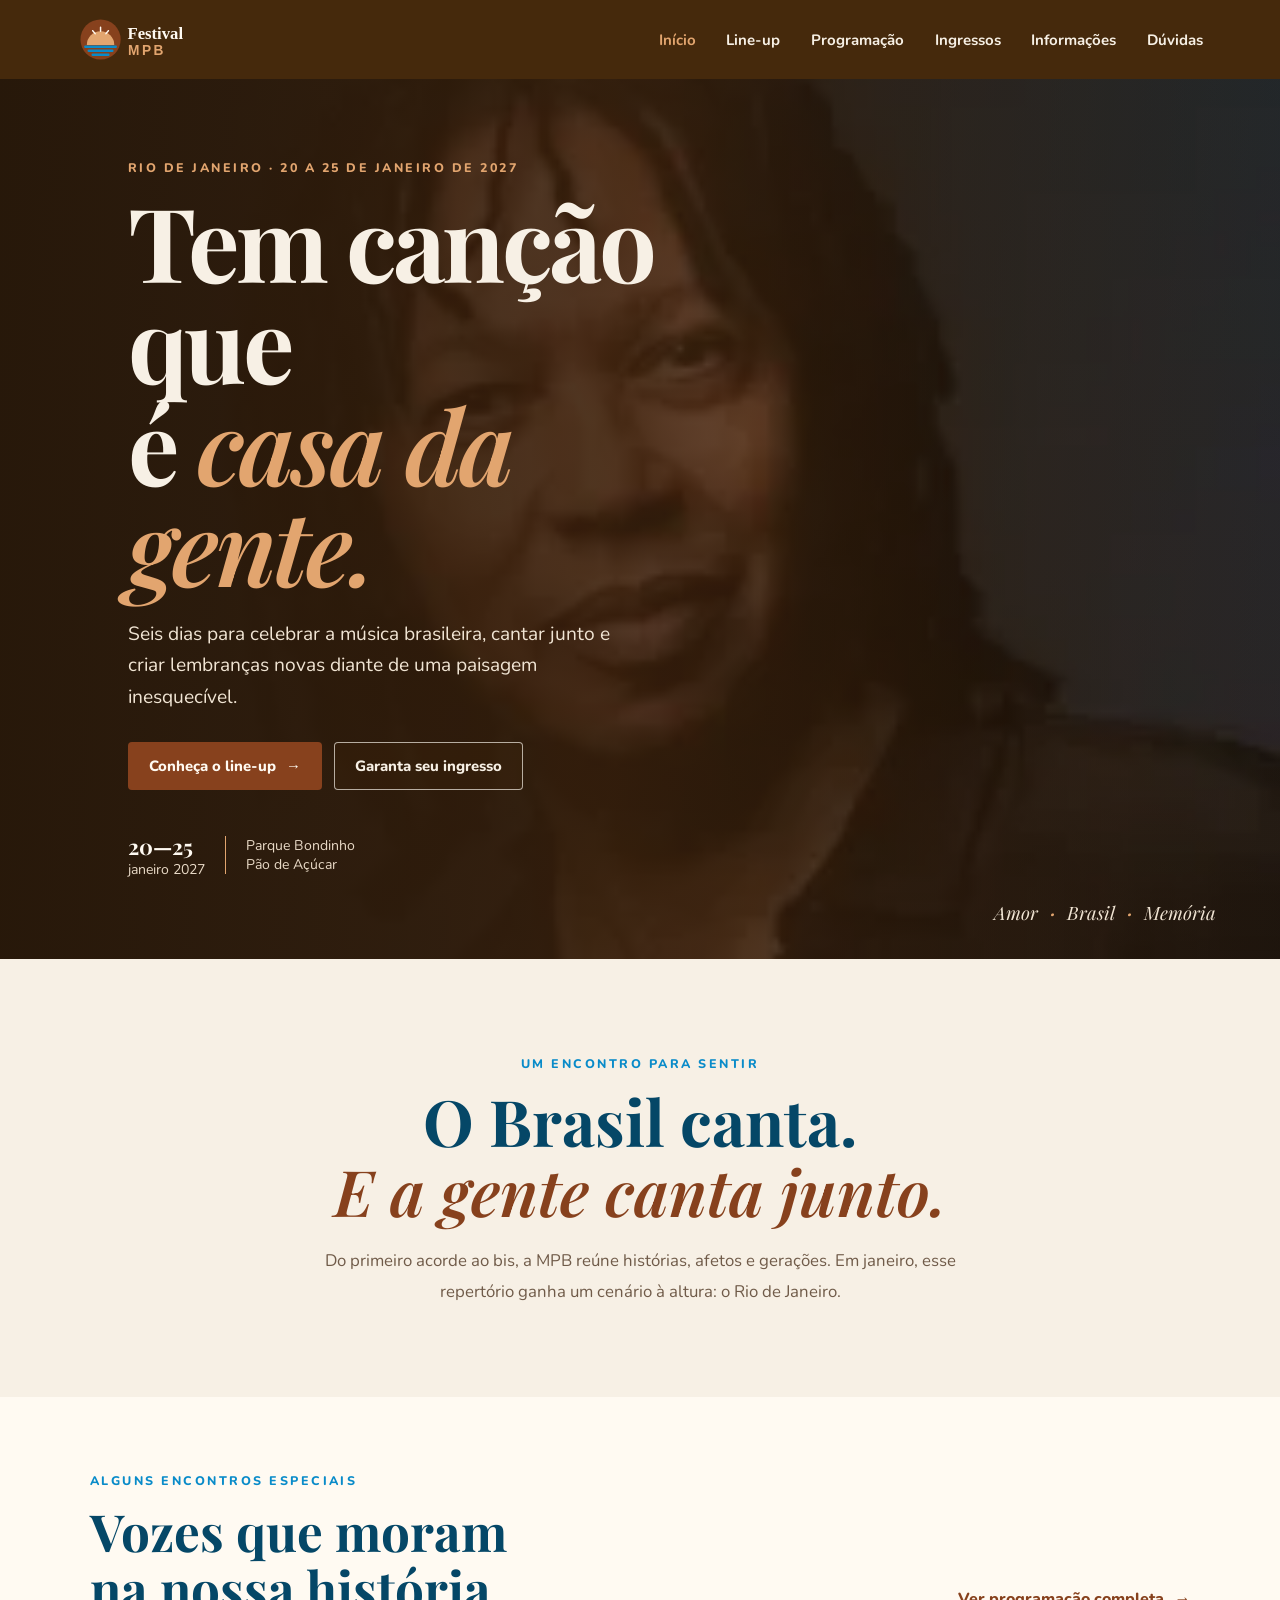
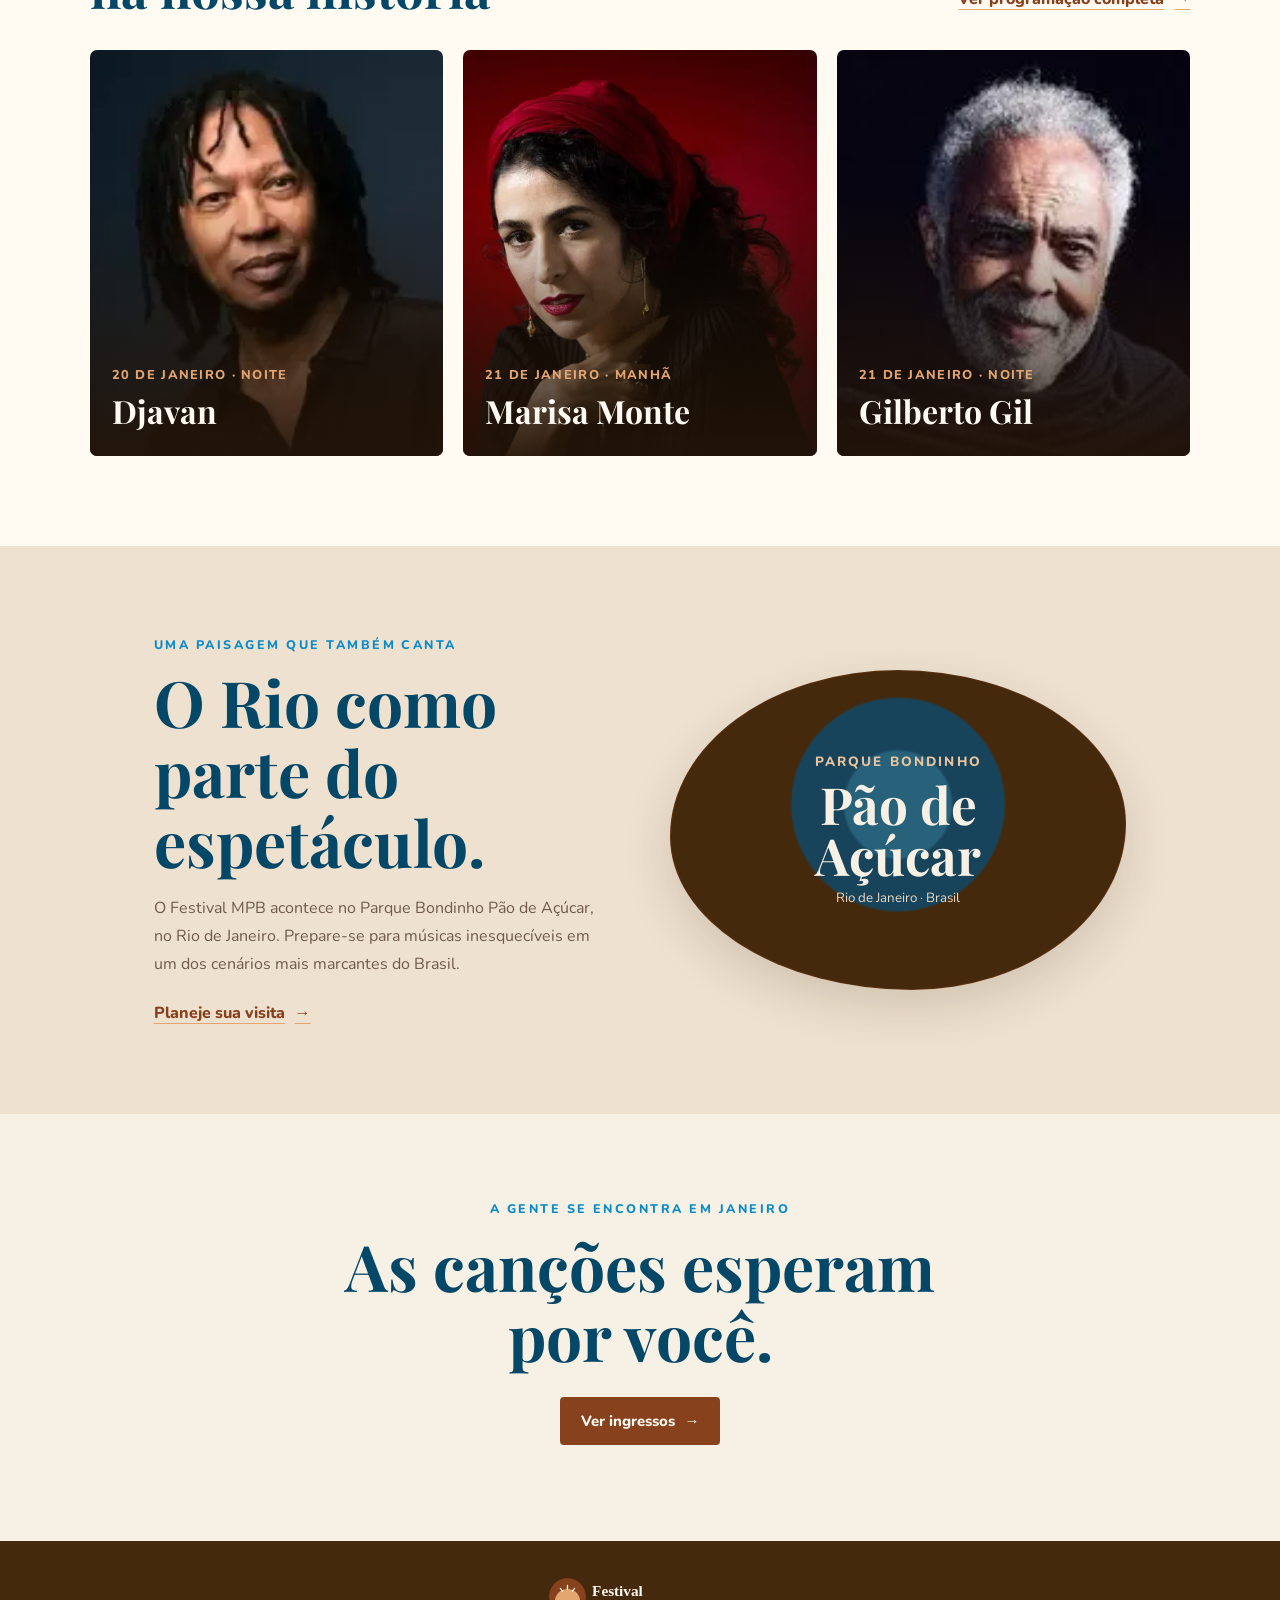
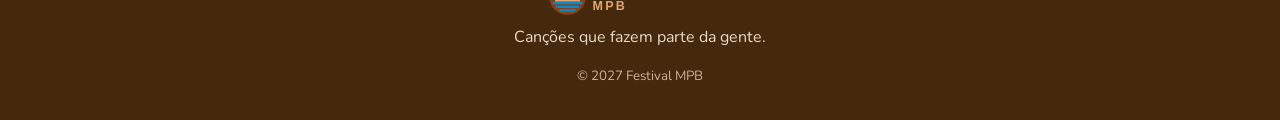
<file: index.html>
<!doctype html>
<html lang="pt-BR">
<head>
  <meta charset="utf-8">
  <meta name="viewport" content="width=device-width, initial-scale=1">
  <meta name="theme-color" content="#45290c">
  <meta name="description" content="Festival MPB: seis dias de música brasileira no Parque Bondinho Pão de Açúcar, de 20 a 25 de janeiro de 2027.">
  <title>Festival MPB | Música que faz parte da gente</title>
  <link rel="icon" type="image/svg+xml" href="img/favicon.svg">
  <link rel="preconnect" href="https://fonts.googleapis.com">
  <link rel="preconnect" href="https://fonts.gstatic.com" crossorigin>
  <link href="https://fonts.googleapis.com/css2?family=Nunito:wght@400;600;700;800&family=Playfair+Display:wght@600;700&display=swap" rel="stylesheet">
  <link rel="stylesheet" href="style.css">
</head>
<body>
  <header class="site-header">
    <a class="brand" href="index.html" aria-label="Festival MPB — início"><img src="img/festival-mpb-logo.svg" alt="Festival MPB"></a>
    <nav class="main-nav" aria-label="Navegação principal">
      <a href="index.html" aria-current="page">Início</a><a href="lineup.html">Line-up</a><a href="programacao.html">Programação</a><a href="ingressos.html">Ingressos</a><a href="informacoes.html">Informações</a><a href="faq.html">Dúvidas</a>
    </nav>
  </header>
  <main>
    <section class="home-hero">
      <div class="home-hero-content">
        <p class="eyebrow">Rio de Janeiro · 20 a 25 de janeiro de 2027</p>
        <h1>Tem canção que<br>é <em>casa da gente.</em></h1>
        <p class="home-lead">Seis dias para celebrar a música brasileira, cantar junto e criar lembranças novas diante de uma paisagem inesquecível.</p>
        <div class="home-actions"><a class="button button-primary" href="lineup.html">Conheça o line-up <span aria-hidden="true">→</span></a><a class="button button-outline" href="ingressos.html">Garanta seu ingresso</a></div>
        <div class="home-meta"><span><strong>20—25</strong> janeiro 2027</span><i aria-hidden="true"></i><span>Parque Bondinho<br>Pão de Açúcar</span></div>
      </div>
      <div class="hero-note" aria-hidden="true"><span>Amor</span><b>·</b><span>Brasil</span><b>·</b><span>Memória</span></div>
    </section>

    <section class="home-intro">
      <p class="eyebrow">Um encontro para sentir</p>
      <h2>O Brasil canta.<br><em>E a gente canta junto.</em></h2>
      <p>Do primeiro acorde ao bis, a MPB reúne histórias, afetos e gerações. Em janeiro, esse repertório ganha um cenário à altura: o Rio de Janeiro.</p>
    </section>

    <section class="featured-section" aria-labelledby="featured-title">
      <div class="featured-heading"><div><p class="eyebrow">Alguns encontros especiais</p><h2 id="featured-title">Vozes que moram<br>na nossa história</h2></div><a class="text-link" href="lineup.html">Ver programação completa <span aria-hidden="true">→</span></a></div>
      <div class="featured-grid">
        <article class="featured-card"><img src="img/djavan.webp" alt="Djavan" loading="lazy"><div class="featured-overlay"><p>20 de janeiro · Noite</p><h3>Djavan</h3></div></article>
        <article class="featured-card"><img src="img/marisa-monte.webp" alt="Marisa Monte" loading="lazy"><div class="featured-overlay"><p>21 de janeiro · Manhã</p><h3>Marisa Monte</h3></div></article>
        <article class="featured-card"><img src="img/gilberto-gil.webp" alt="Gilberto Gil" loading="lazy"><div class="featured-overlay"><p>21 de janeiro · Noite</p><h3>Gilberto Gil</h3></div></article>
      </div>
    </section>

    <section class="home-venue">
      <div class="venue-copy"><p class="eyebrow">Uma paisagem que também canta</p><h2>O Rio como<br>parte do espetáculo.</h2><p>O Festival MPB acontece no Parque Bondinho Pão de Açúcar, no Rio de Janeiro. Prepare-se para músicas inesquecíveis em um dos cenários mais marcantes do Brasil.</p><a class="text-link" href="informacoes.html">Planeje sua visita <span aria-hidden="true">→</span></a></div>
      <div class="venue-mark" aria-hidden="true"><span>Parque Bondinho</span><strong>Pão de<br>Açúcar</strong><small>Rio de Janeiro · Brasil</small></div>
    </section>

    <section class="home-cta"><p class="eyebrow">A gente se encontra em janeiro</p><h2>As canções esperam<br>por você.</h2><a class="button button-primary" href="ingressos.html">Ver ingressos <span aria-hidden="true">→</span></a></section>
  </main>
  <footer class="site-footer"><a class="brand" href="index.html"><img src="img/festival-mpb-logo.svg" alt="Festival MPB"></a><p>Canções que fazem parte da gente.</p><small>© 2027 Festival MPB</small></footer>
</body>
</html>
</file>
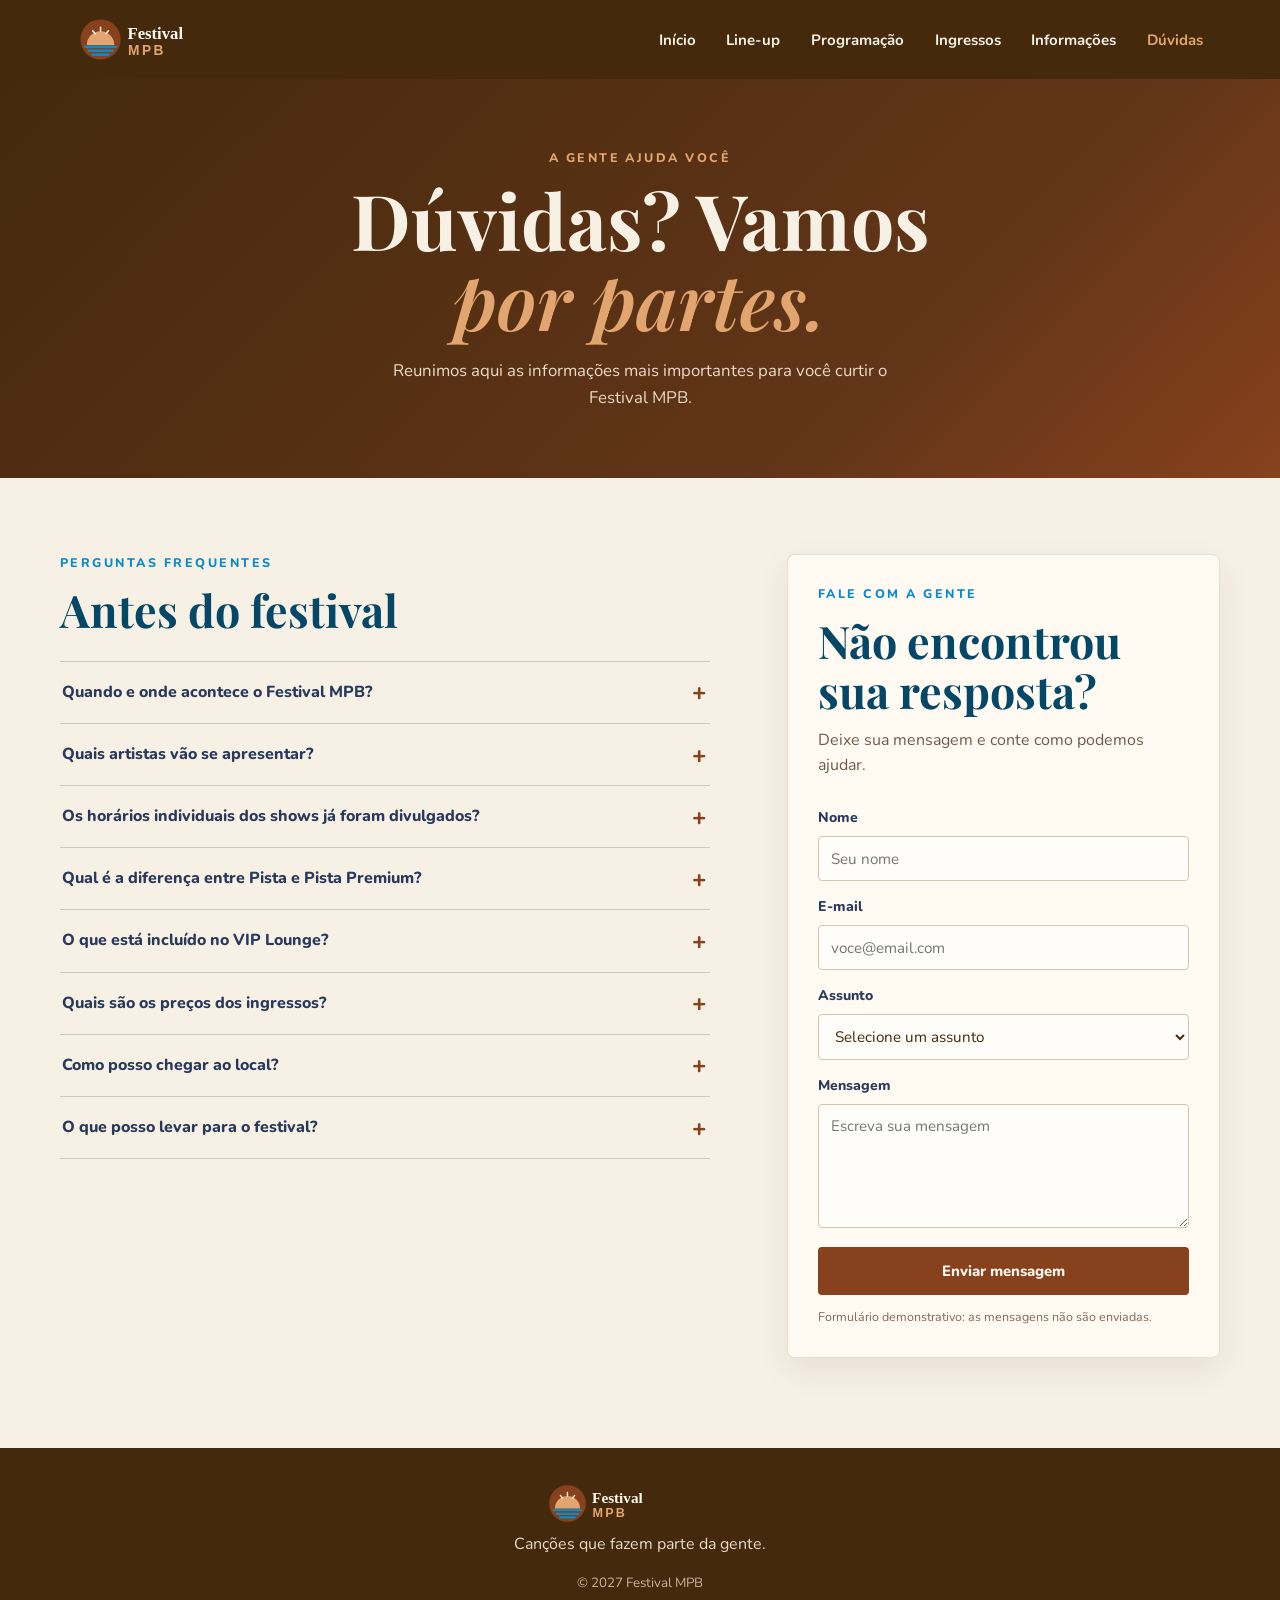
<file: faq.html>
<!doctype html>
<html lang="pt-BR">
<head>
  <meta charset="utf-8">
  <meta name="viewport" content="width=device-width, initial-scale=1">
  <meta name="theme-color" content="#45290c">
  <meta name="description" content="Perguntas frequentes e contato do Festival MPB, no Rio de Janeiro.">
  <title>Dúvidas e contato | Festival MPB</title>
  <link rel="icon" type="image/svg+xml" href="img/favicon.svg">
  <link rel="preconnect" href="https://fonts.googleapis.com">
  <link rel="preconnect" href="https://fonts.gstatic.com" crossorigin>
  <link href="https://fonts.googleapis.com/css2?family=Nunito:wght@400;600;700;800&family=Playfair+Display:wght@600;700&display=swap" rel="stylesheet">
  <link rel="stylesheet" href="style.css">
</head>
<body>
  <header class="site-header">
    <a class="brand" href="index.html" aria-label="Festival MPB — início"><img src="img/festival-mpb-logo.svg" alt="Festival MPB"></a>
    <nav class="main-nav" aria-label="Navegação principal">
      <a href="index.html">Início</a><a href="lineup.html">Line-up</a><a href="programacao.html">Programação</a><a href="ingressos.html">Ingressos</a><a href="informacoes.html">Informações</a><a href="faq.html" aria-current="page">Dúvidas</a>
    </nav>
  </header>
  <main>
    <section class="faq-hero"><p class="eyebrow">A gente ajuda você</p><h1>Dúvidas? Vamos<br><em>por partes.</em></h1><p>Reunimos aqui as informações mais importantes para você curtir o Festival MPB.</p></section>
    <section class="faq-content">
      <div class="faq-list">
        <p class="eyebrow">Perguntas frequentes</p>
        <h2>Antes do festival</h2>
        <details class="faq-item"><summary>Quando e onde acontece o Festival MPB?</summary><p>O festival acontece de 20 a 25 de janeiro de 2027, no Parque Bondinho Pão de Açúcar, na Avenida Pasteur, 520 — Urca, Rio de Janeiro.</p></details>
        <details class="faq-item"><summary>Quais artistas vão se apresentar?</summary><p>Jorge Vercillo, Djavan, Marisa Monte, Gilberto Gil, Maria Bethânia, Chico Buarque, Milton Nascimento e Roberto Carlos fazem parte da programação. No dia 25 acontece um bis com uma hora para cada artista, a partir das 13h. Consulte a página de <a href="lineup.html">line-up</a> para ver a programação.</p></details>
        <details class="faq-item"><summary>Os horários individuais dos shows já foram divulgados?</summary><p>Por enquanto, a programação indica as faixas da manhã (8h às 17h) e da noite (18h às 3h) entre os dias 20 e 23. Os horários individuais serão divulgados em breve.</p></details>
        <details class="faq-item"><summary>Qual é a diferença entre Pista e Pista Premium?</summary><p>A Pista é a opção padrão, sem assentos. A Pista Premium inclui assentos e vista panorâmica dos shows.</p></details>
        <details class="faq-item"><summary>O que está incluído no VIP Lounge?</summary><p>O VIP Lounge reúne os benefícios da Pista Premium e oferece área coberta, espaços de descanso, comida e acesso ao Bondinho.</p></details>
        <details class="faq-item"><summary>Quais são os preços dos ingressos?</summary><p>A Pista custa R$ 150, a Pista Premium custa R$ 450 e o VIP Lounge custa R$ 1.150. Veja todos os detalhes na página de <a href="ingressos.html">ingressos</a>.</p></details>
        <details class="faq-item"><summary>Como posso chegar ao local?</summary><p>O Parque fica na Avenida Pasteur, 520, na Urca. Há opções de ônibus e de metrô com integração de ônibus. Veja o <a href="informacoes.html">mapa e as orientações de chegada</a>.</p></details>
        <details class="faq-item"><summary>O que posso levar para o festival?</summary><p>Como orientação geral, traga seu ingresso, documento com foto, celular e uma bolsa pequena com itens pessoais. Armas, objetos cortantes, fogos de artifício, recipientes de vidro e objetos volumosos não são permitidos. A lista definitiva será publicada pela organização; confira as <a href="informacoes.html">regras gerais</a> antes do evento.</p></details>
      </div>
      <aside class="contact-panel" id="contato">
        <p class="eyebrow">Fale com a gente</p><h2>Não encontrou<br>sua resposta?</h2><p class="contact-intro">Deixe sua mensagem e conte como podemos ajudar.</p>
        <form class="contact-form">
          <label for="nome">Nome</label><input id="nome" name="nome" type="text" placeholder="Seu nome" autocomplete="name">
          <label for="email">E-mail</label><input id="email" name="email" type="email" placeholder="voce@email.com" autocomplete="email">
          <label for="assunto">Assunto</label><select id="assunto" name="assunto"><option value="" selected disabled>Selecione um assunto</option><option>Ingressos</option><option>Programação</option><option>Acesso e transporte</option><option>Outro assunto</option></select>
          <label for="mensagem">Mensagem</label><textarea id="mensagem" name="mensagem" rows="5" placeholder="Escreva sua mensagem"></textarea>
          <button type="button" class="button button-primary">Enviar mensagem</button>
        </form>
        <p class="form-note">Formulário demonstrativo: as mensagens não são enviadas.</p>
      </aside>
    </section>
  </main>
  <footer class="site-footer"><a class="brand" href="index.html"><img src="img/festival-mpb-logo.svg" alt="Festival MPB"></a><p>Canções que fazem parte da gente.</p><small>© 2027 Festival MPB</small></footer>
</body>
</html>
</file>
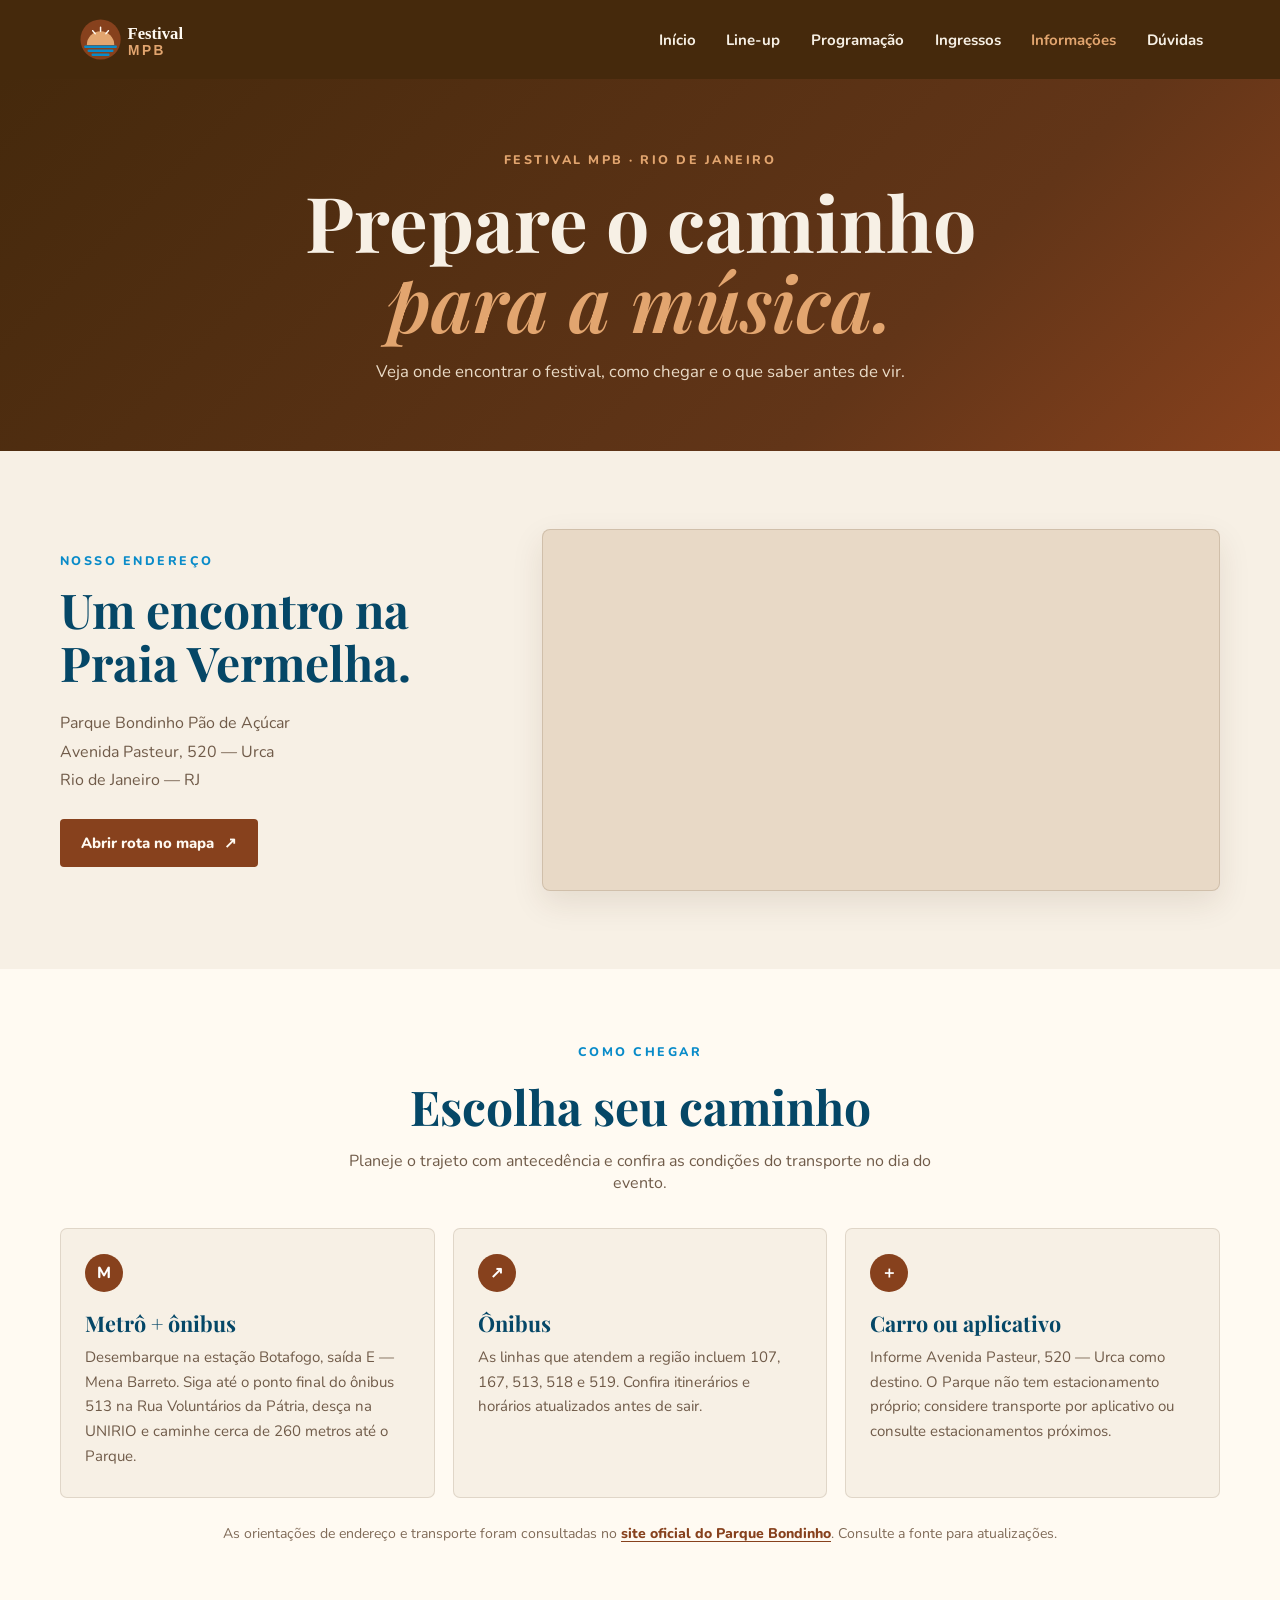
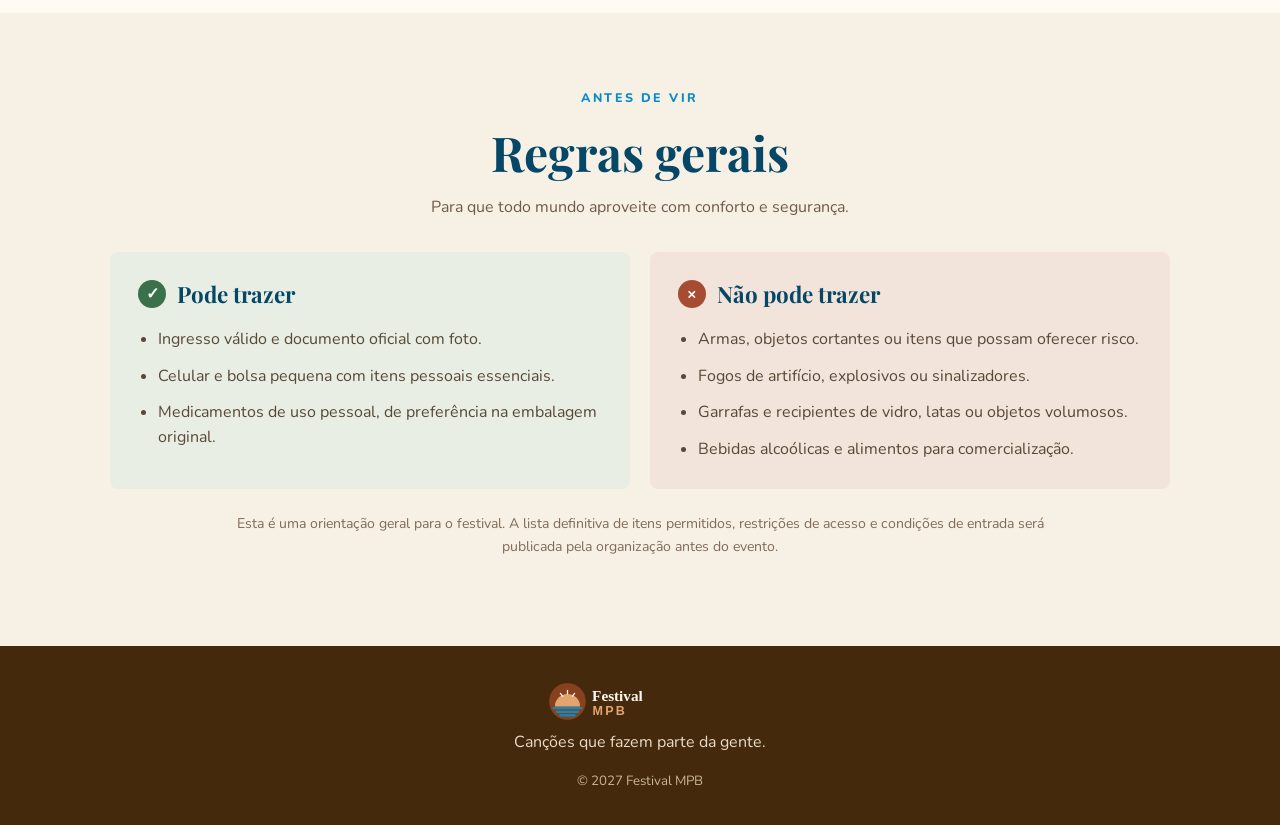
<file: informacoes.html>
<!doctype html>
<html lang="pt-BR">
<head>
  <meta charset="utf-8">
  <meta name="viewport" content="width=device-width, initial-scale=1">
  <meta name="theme-color" content="#45290c">
  <meta name="description" content="Endereço, transporte, mapa e orientações para visitar o Festival MPB no Rio de Janeiro.">
  <title>Informações | Festival MPB</title>
  <link rel="icon" type="image/svg+xml" href="img/favicon.svg">
  <link rel="preconnect" href="https://fonts.googleapis.com">
  <link rel="preconnect" href="https://fonts.gstatic.com" crossorigin>
  <link href="https://fonts.googleapis.com/css2?family=Nunito:wght@400;600;700;800&family=Playfair+Display:wght@600;700&display=swap" rel="stylesheet">
  <link rel="stylesheet" href="style.css">
</head>
<body>
  <header class="site-header">
    <a class="brand" href="index.html" aria-label="Festival MPB — início"><img src="img/festival-mpb-logo.svg" alt="Festival MPB"></a>
    <nav class="main-nav" aria-label="Navegação principal">
      <a href="index.html">Início</a><a href="lineup.html">Line-up</a><a href="programacao.html">Programação</a><a href="ingressos.html">Ingressos</a><a href="informacoes.html" aria-current="page">Informações</a><a href="faq.html">Dúvidas</a>
    </nav>
  </header>
  <main>
    <section class="info-hero"><p class="eyebrow">Festival MPB · Rio de Janeiro</p><h1>Prepare o caminho<br><em>para a música.</em></h1><p>Veja onde encontrar o festival, como chegar e o que saber antes de vir.</p></section>
    <section class="info-location">
      <div class="info-location-copy"><p class="eyebrow">Nosso endereço</p><h2>Um encontro na<br>Praia Vermelha.</h2><address>Parque Bondinho Pão de Açúcar<br>Avenida Pasteur, 520 — Urca<br>Rio de Janeiro — RJ</address><a class="button button-primary" href="https://www.google.com/maps/dir/?api=1&destination=Parque+Bondinho+P%C3%A3o+de+A%C3%A7%C3%BAcar%2C+Av.+Pasteur%2C+520%2C+Rio+de+Janeiro" target="_blank" rel="noopener noreferrer">Abrir rota no mapa <span aria-hidden="true">↗</span></a></div>
      <div class="map-frame"><iframe title="Mapa do Parque Bondinho Pão de Açúcar, na Avenida Pasteur, 520, Rio de Janeiro" src="https://maps.google.com/maps?q=Parque%20Bondinho%20P%C3%A3o%20de%20A%C3%A7%C3%BAcar%2C%20Av.%20Pasteur%2C%20520%2C%20Rio%20de%20Janeiro&t=&z=14&ie=UTF8&iwloc=&output=embed" loading="lazy" referrerpolicy="no-referrer-when-downgrade" allowfullscreen></iframe></div>
    </section>
    <section class="arrival-section"><div class="section-heading"><p class="eyebrow">Como chegar</p><h2>Escolha seu caminho</h2><p>Planeje o trajeto com antecedência e confira as condições do transporte no dia do evento.</p></div>
      <div class="arrival-grid">
        <article class="arrival-card"><span class="arrival-icon" aria-hidden="true">M</span><h3>Metrô + ônibus</h3><p>Desembarque na estação Botafogo, saída E — Mena Barreto. Siga até o ponto final do ônibus 513 na Rua Voluntários da Pátria, desça na UNIRIO e caminhe cerca de 260 metros até o Parque.</p></article>
        <article class="arrival-card"><span class="arrival-icon" aria-hidden="true">↗</span><h3>Ônibus</h3><p>As linhas que atendem a região incluem 107, 167, 513, 518 e 519. Confira itinerários e horários atualizados antes de sair.</p></article>
        <article class="arrival-card"><span class="arrival-icon" aria-hidden="true">＋</span><h3>Carro ou aplicativo</h3><p>Informe Avenida Pasteur, 520 — Urca como destino. O Parque não tem estacionamento próprio; considere transporte por aplicativo ou consulte estacionamentos próximos.</p></article>
      </div>
      <p class="official-link">As orientações de endereço e transporte foram consultadas no <a href="https://sac.bondinho.com.br/hc/pt-br/articles/9819021020699-Qual-%C3%A9-o-endere%C3%A7o-do-Parque-Bondinho" target="_blank" rel="noopener noreferrer">site oficial do Parque Bondinho</a>. Consulte a fonte para atualizações.</p>
    </section>
    <section class="rules-section"><div class="section-heading"><p class="eyebrow">Antes de vir</p><h2>Regras gerais</h2><p>Para que todo mundo aproveite com conforto e segurança.</p></div>
      <div class="rules-grid">
        <article class="rules-card rules-allowed"><h3><span aria-hidden="true">✓</span> Pode trazer</h3><ul><li>Ingresso válido e documento oficial com foto.</li><li>Celular e bolsa pequena com itens pessoais essenciais.</li><li>Medicamentos de uso pessoal, de preferência na embalagem original.</li></ul></article>
        <article class="rules-card rules-not-allowed"><h3><span aria-hidden="true">×</span> Não pode trazer</h3><ul><li>Armas, objetos cortantes ou itens que possam oferecer risco.</li><li>Fogos de artifício, explosivos ou sinalizadores.</li><li>Garrafas e recipientes de vidro, latas ou objetos volumosos.</li><li>Bebidas alcoólicas e alimentos para comercialização.</li></ul></article>
      </div>
      <p class="rules-note">Esta é uma orientação geral para o festival. A lista definitiva de itens permitidos, restrições de acesso e condições de entrada será publicada pela organização antes do evento.</p>
    </section>
  </main>
  <footer class="site-footer"><a class="brand" href="index.html"><img src="img/festival-mpb-logo.svg" alt="Festival MPB"></a><p>Canções que fazem parte da gente.</p><small>© 2027 Festival MPB</small></footer>
</body>
</html>
</file>
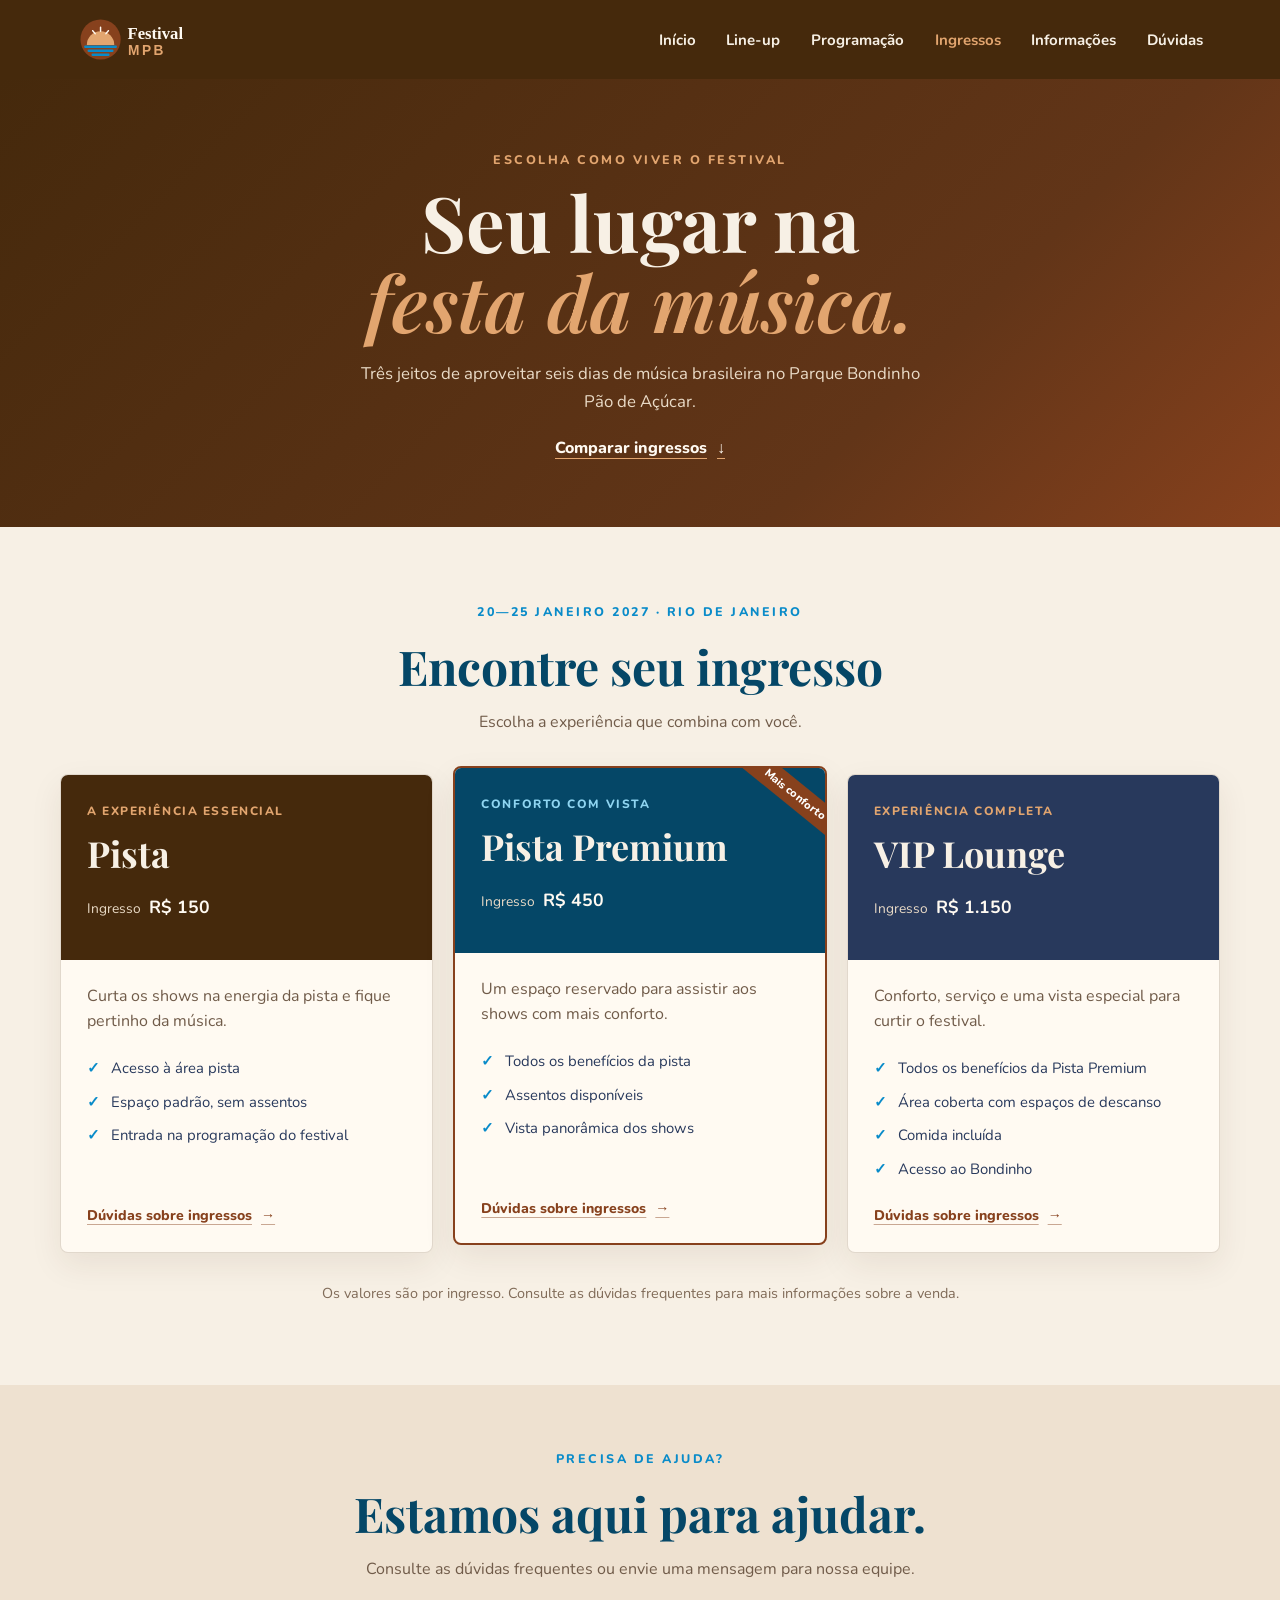
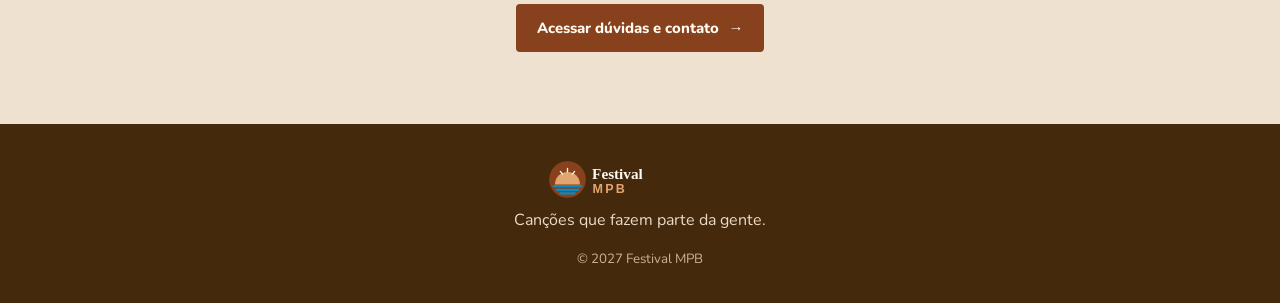
<file: ingressos.html>
<!doctype html>
<html lang="pt-BR">
<head>
  <meta charset="utf-8">
  <meta name="viewport" content="width=device-width, initial-scale=1">
  <meta name="theme-color" content="#45290c">
  <meta name="description" content="Conheça as opções de ingresso para o Festival MPB, de 20 a 25 de janeiro de 2027.">
  <title>Ingressos | Festival MPB</title>
  <link rel="icon" type="image/svg+xml" href="img/favicon.svg">
  <link rel="preconnect" href="https://fonts.googleapis.com">
  <link rel="preconnect" href="https://fonts.gstatic.com" crossorigin>
  <link href="https://fonts.googleapis.com/css2?family=Nunito:wght@400;600;700;800&family=Playfair+Display:wght@600;700&display=swap" rel="stylesheet">
  <link rel="stylesheet" href="style.css">
</head>
<body>
  <header class="site-header">
    <a class="brand" href="index.html" aria-label="Festival MPB — início"><img src="img/festival-mpb-logo.svg" alt="Festival MPB"></a>
    <nav class="main-nav" aria-label="Navegação principal">
      <a href="index.html">Início</a><a href="lineup.html">Line-up</a><a href="programacao.html">Programação</a><a href="ingressos.html" aria-current="page">Ingressos</a><a href="informacoes.html">Informações</a><a href="faq.html">Dúvidas</a>
    </nav>
  </header>
  <main>
    <section class="tickets-hero">
      <p class="eyebrow">Escolha como viver o festival</p>
      <h1>Seu lugar na<br><em>festa da música.</em></h1>
      <p>Três jeitos de aproveitar seis dias de música brasileira no Parque Bondinho Pão de Açúcar.</p>
      <a class="text-link" href="#tipos-ingresso">Comparar ingressos <span aria-hidden="true">↓</span></a>
    </section>
    <section class="ticket-section" id="tipos-ingresso">
      <div class="section-heading"><p class="eyebrow">20—25 janeiro 2027 · Rio de Janeiro</p><h2>Encontre seu ingresso</h2><p>Escolha a experiência que combina com você.</p></div>
      <div class="ticket-grid">
        <article class="ticket-card">
          <div class="ticket-card-top"><p class="ticket-kicker">A experiência essencial</p><h3>Pista</h3><p class="ticket-price">Ingresso <strong>R$ 150</strong></p></div>
          <div class="ticket-card-body"><p class="ticket-description">Curta os shows na energia da pista e fique pertinho da música.</p><ul><li>Acesso à área pista</li><li>Espaço padrão, sem assentos</li><li>Entrada na programação do festival</li></ul><a class="ticket-link" href="faq.html">Dúvidas sobre ingressos <span aria-hidden="true">→</span></a></div>
        </article>
        <article class="ticket-card ticket-card-featured">
          <div class="ticket-ribbon">Mais conforto</div>
          <div class="ticket-card-top"><p class="ticket-kicker">Conforto com vista</p><h3>Pista Premium</h3><p class="ticket-price">Ingresso <strong>R$ 450</strong></p></div>
          <div class="ticket-card-body"><p class="ticket-description">Um espaço reservado para assistir aos shows com mais conforto.</p><ul><li>Todos os benefícios da pista</li><li>Assentos disponíveis</li><li>Vista panorâmica dos shows</li></ul><a class="ticket-link" href="faq.html">Dúvidas sobre ingressos <span aria-hidden="true">→</span></a></div>
        </article>
        <article class="ticket-card ticket-card-vip">
          <div class="ticket-card-top"><p class="ticket-kicker">Experiência completa</p><h3>VIP Lounge</h3><p class="ticket-price">Ingresso <strong>R$ 1.150</strong></p></div>
          <div class="ticket-card-body"><p class="ticket-description">Conforto, serviço e uma vista especial para curtir o festival.</p><ul><li>Todos os benefícios da Pista Premium</li><li>Área coberta com espaços de descanso</li><li>Comida incluída</li><li>Acesso ao Bondinho</li></ul><a class="ticket-link" href="faq.html">Dúvidas sobre ingressos <span aria-hidden="true">→</span></a></div>
        </article>
      </div>
      <p class="ticket-note">Os valores são por ingresso. Consulte as dúvidas frequentes para mais informações sobre a venda.</p>
    </section>
    <section class="ticket-bottom"><p class="eyebrow">Precisa de ajuda?</p><h2>Estamos aqui para ajudar.</h2><p>Consulte as dúvidas frequentes ou envie uma mensagem para nossa equipe.</p><a class="button button-primary" href="faq.html">Acessar dúvidas e contato <span aria-hidden="true">→</span></a></section>
  </main>
  <footer class="site-footer"><a class="brand" href="index.html"><img src="img/festival-mpb-logo.svg" alt="Festival MPB"></a><p>Canções que fazem parte da gente.</p><small>© 2027 Festival MPB</small></footer>
</body>
</html>
</file>
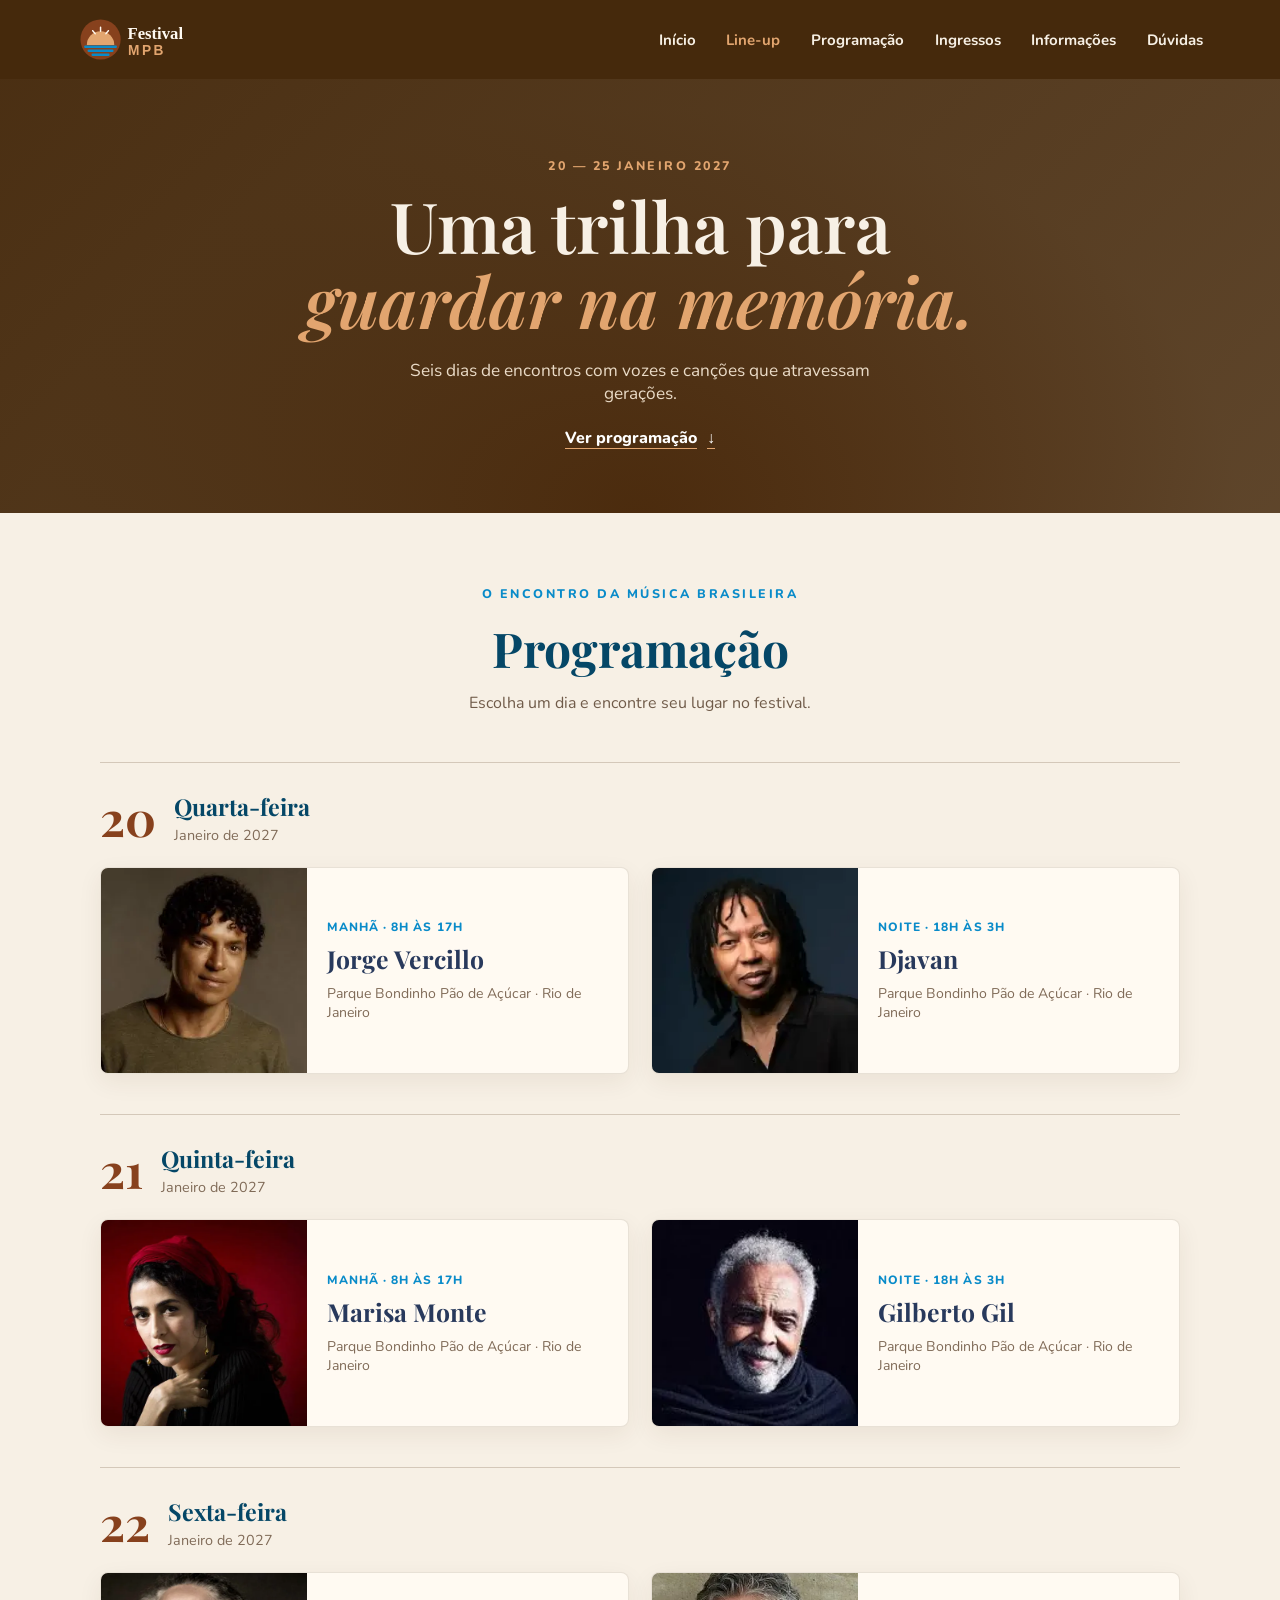
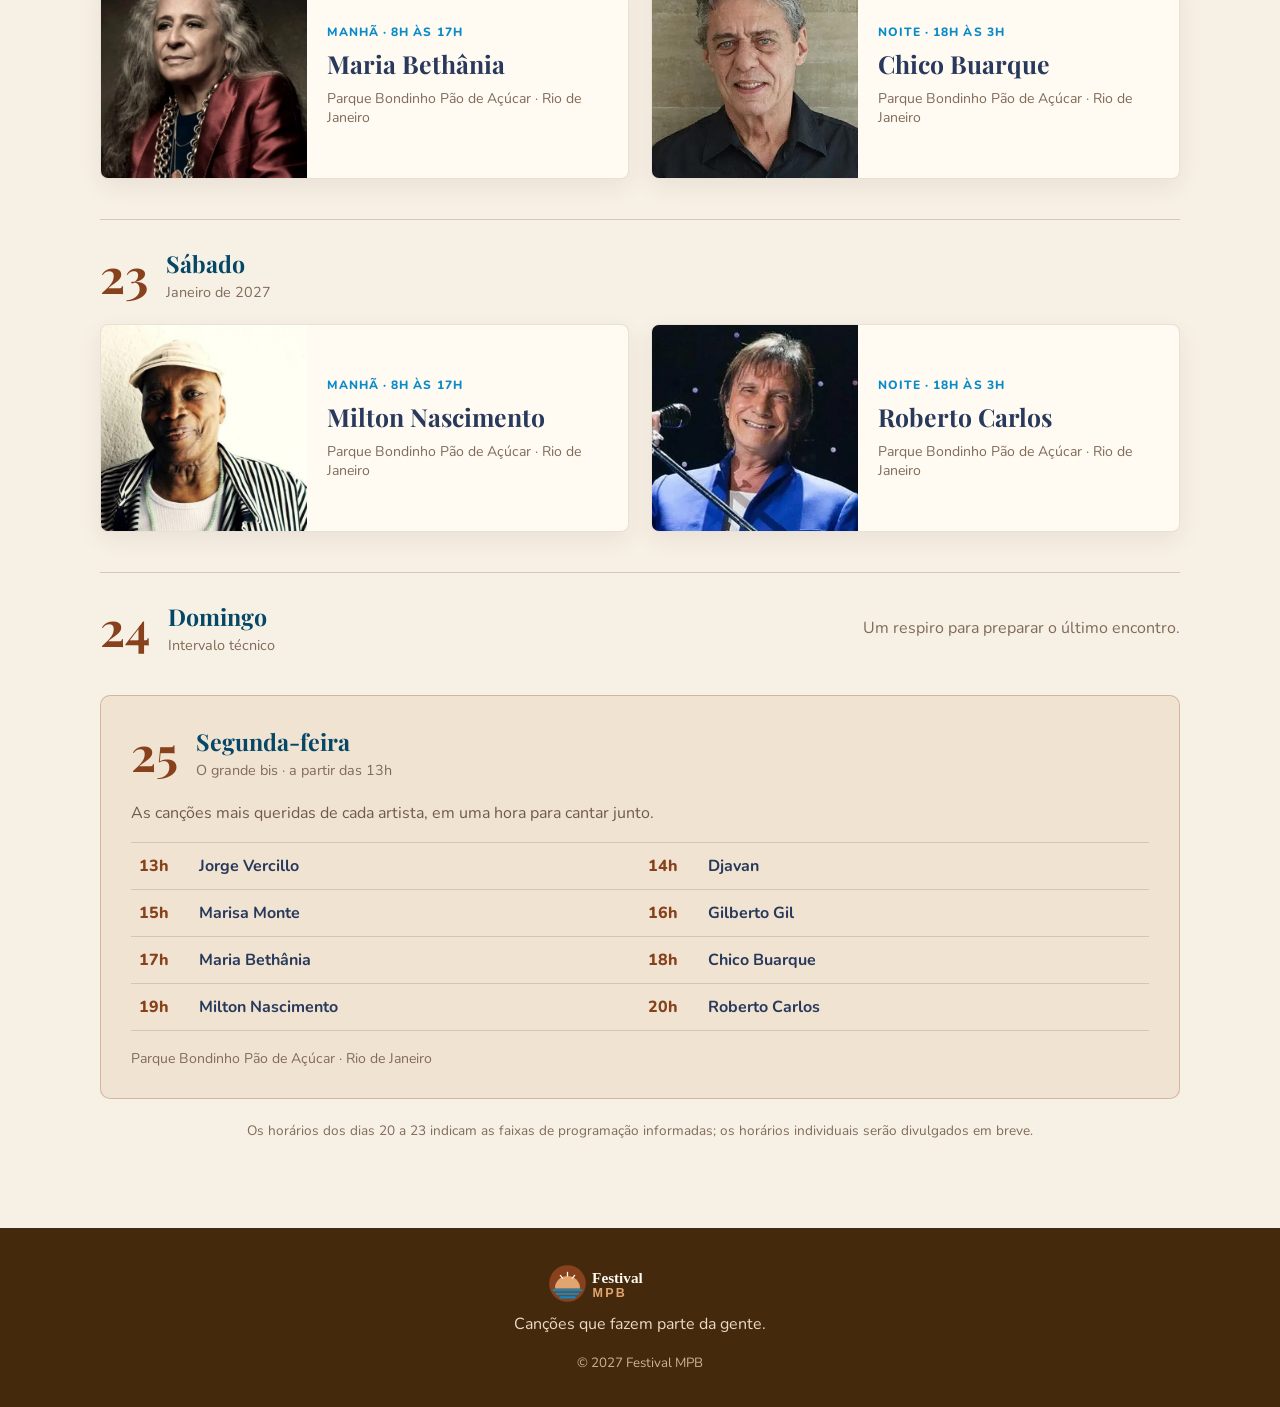
<file: lineup.html>
<!doctype html>
<html lang="pt-BR">
<head>
  <meta charset="utf-8">
  <meta name="viewport" content="width=device-width, initial-scale=1">
  <meta name="theme-color" content="#45290c">
  <meta name="description" content="Confira a programação do Festival MPB, de 20 a 25 de janeiro de 2027.">
  <title>Line-up | Festival MPB</title>
  <link rel="icon" type="image/svg+xml" href="img/favicon.svg">
  <link rel="preconnect" href="https://fonts.googleapis.com">
  <link rel="preconnect" href="https://fonts.gstatic.com" crossorigin>
  <link href="https://fonts.googleapis.com/css2?family=Nunito:wght@400;600;700;800&family=Playfair+Display:wght@600;700&display=swap" rel="stylesheet">
  <link rel="stylesheet" href="style.css">
</head>
<body>
  <header class="site-header">
    <a class="brand" href="index.html" aria-label="Festival MPB — início"><img src="img/festival-mpb-logo.svg" alt="Festival MPB"></a>
    <nav class="main-nav" aria-label="Navegação principal">
      <a href="index.html">Início</a><a href="lineup.html" aria-current="page">Line-up</a><a href="programacao.html">Programação</a><a href="ingressos.html">Ingressos</a><a href="informacoes.html">Informações</a><a href="faq.html">Dúvidas</a>
    </nav>
  </header>
  <main>
    <section class="lineup-hero"><p class="eyebrow">20 — 25 janeiro 2027</p><h1>Uma trilha para<br><em>guardar na memória.</em></h1><p class="hero-copy">Seis dias de encontros com vozes e canções que atravessam gerações.</p><a class="text-link" href="#programacao">Ver programação <span aria-hidden="true">↓</span></a></section>
    <section class="schedule-section" id="programacao">
      <div class="section-heading"><p class="eyebrow">O encontro da música brasileira</p><h2>Programação</h2><p>Escolha um dia e encontre seu lugar no festival.</p></div>
      <div class="day-block"><div class="day-heading"><span class="day-number">20</span><div><h3>Quarta-feira</h3><p>Janeiro de 2027</p></div></div><div class="artist-grid">
        <article class="artist-card"><img src="img/jorge-vercilio.webp" alt="Jorge Vercillo" loading="lazy"><div class="artist-info"><p class="artist-slot">Manhã · 8h às 17h</p><h4>Jorge Vercillo</h4><p class="artist-stage">Parque Bondinho Pão de Açúcar · Rio de Janeiro</p></div></article>
        <article class="artist-card"><img src="img/djavan.webp" alt="Djavan" loading="lazy"><div class="artist-info"><p class="artist-slot">Noite · 18h às 3h</p><h4>Djavan</h4><p class="artist-stage">Parque Bondinho Pão de Açúcar · Rio de Janeiro</p></div></article>
      </div></div>
      <div class="day-block"><div class="day-heading"><span class="day-number">21</span><div><h3>Quinta-feira</h3><p>Janeiro de 2027</p></div></div><div class="artist-grid">
        <article class="artist-card"><img src="img/marisa-monte.webp" alt="Marisa Monte" loading="lazy"><div class="artist-info"><p class="artist-slot">Manhã · 8h às 17h</p><h4>Marisa Monte</h4><p class="artist-stage">Parque Bondinho Pão de Açúcar · Rio de Janeiro</p></div></article>
        <article class="artist-card"><img src="img/gilberto-gil.webp" alt="Gilberto Gil" loading="lazy"><div class="artist-info"><p class="artist-slot">Noite · 18h às 3h</p><h4>Gilberto Gil</h4><p class="artist-stage">Parque Bondinho Pão de Açúcar · Rio de Janeiro</p></div></article>
      </div></div>
      <div class="day-block"><div class="day-heading"><span class="day-number">22</span><div><h3>Sexta-feira</h3><p>Janeiro de 2027</p></div></div><div class="artist-grid">
        <article class="artist-card"><img src="img/maria-bethania.webp" alt="Maria Bethânia" loading="lazy"><div class="artist-info"><p class="artist-slot">Manhã · 8h às 17h</p><h4>Maria Bethânia</h4><p class="artist-stage">Parque Bondinho Pão de Açúcar · Rio de Janeiro</p></div></article>
        <article class="artist-card"><img src="img/chico-buarque.webp" alt="Chico Buarque" loading="lazy"><div class="artist-info"><p class="artist-slot">Noite · 18h às 3h</p><h4>Chico Buarque</h4><p class="artist-stage">Parque Bondinho Pão de Açúcar · Rio de Janeiro</p></div></article>
      </div></div>
      <div class="day-block"><div class="day-heading"><span class="day-number">23</span><div><h3>Sábado</h3><p>Janeiro de 2027</p></div></div><div class="artist-grid">
        <article class="artist-card"><img src="img/milton-nascimento.webp" alt="Milton Nascimento" loading="lazy"><div class="artist-info"><p class="artist-slot">Manhã · 8h às 17h</p><h4>Milton Nascimento</h4><p class="artist-stage">Parque Bondinho Pão de Açúcar · Rio de Janeiro</p></div></article>
        <article class="artist-card"><img src="img/roberto-carlos.webp" alt="Roberto Carlos" loading="lazy"><div class="artist-info"><p class="artist-slot">Noite · 18h às 3h</p><h4>Roberto Carlos</h4><p class="artist-stage">Parque Bondinho Pão de Açúcar · Rio de Janeiro</p></div></article>
      </div></div>
      <div class="day-block intermission"><div class="day-heading"><span class="day-number">24</span><div><h3>Domingo</h3><p>Intervalo técnico</p></div></div><p class="intermission-note">Um respiro para preparar o último encontro.</p></div>
      <div class="day-block encore-block"><div class="day-heading"><span class="day-number">25</span><div><h3>Segunda-feira</h3><p>O grande bis · a partir das 13h</p></div></div><p class="encore-intro">As canções mais queridas de cada artista, em uma hora para cantar junto.</p>
        <ol class="encore-list"><li><time>13h</time><span>Jorge Vercillo</span></li><li><time>14h</time><span>Djavan</span></li><li><time>15h</time><span>Marisa Monte</span></li><li><time>16h</time><span>Gilberto Gil</span></li><li><time>17h</time><span>Maria Bethânia</span></li><li><time>18h</time><span>Chico Buarque</span></li><li><time>19h</time><span>Milton Nascimento</span></li><li><time>20h</time><span>Roberto Carlos</span></li></ol><p class="artist-stage encore-stage">Parque Bondinho Pão de Açúcar · Rio de Janeiro</p>
      </div>
      <p class="schedule-note">Os horários dos dias 20 a 23 indicam as faixas de programação informadas; os horários individuais serão divulgados em breve.</p>
    </section>
  </main>
  <footer class="site-footer"><a class="brand" href="index.html"><img src="img/festival-mpb-logo.svg" alt="Festival MPB"></a><p>Canções que fazem parte da gente.</p><small>© 2027 Festival MPB</small></footer>
</body>
</html>
</file>
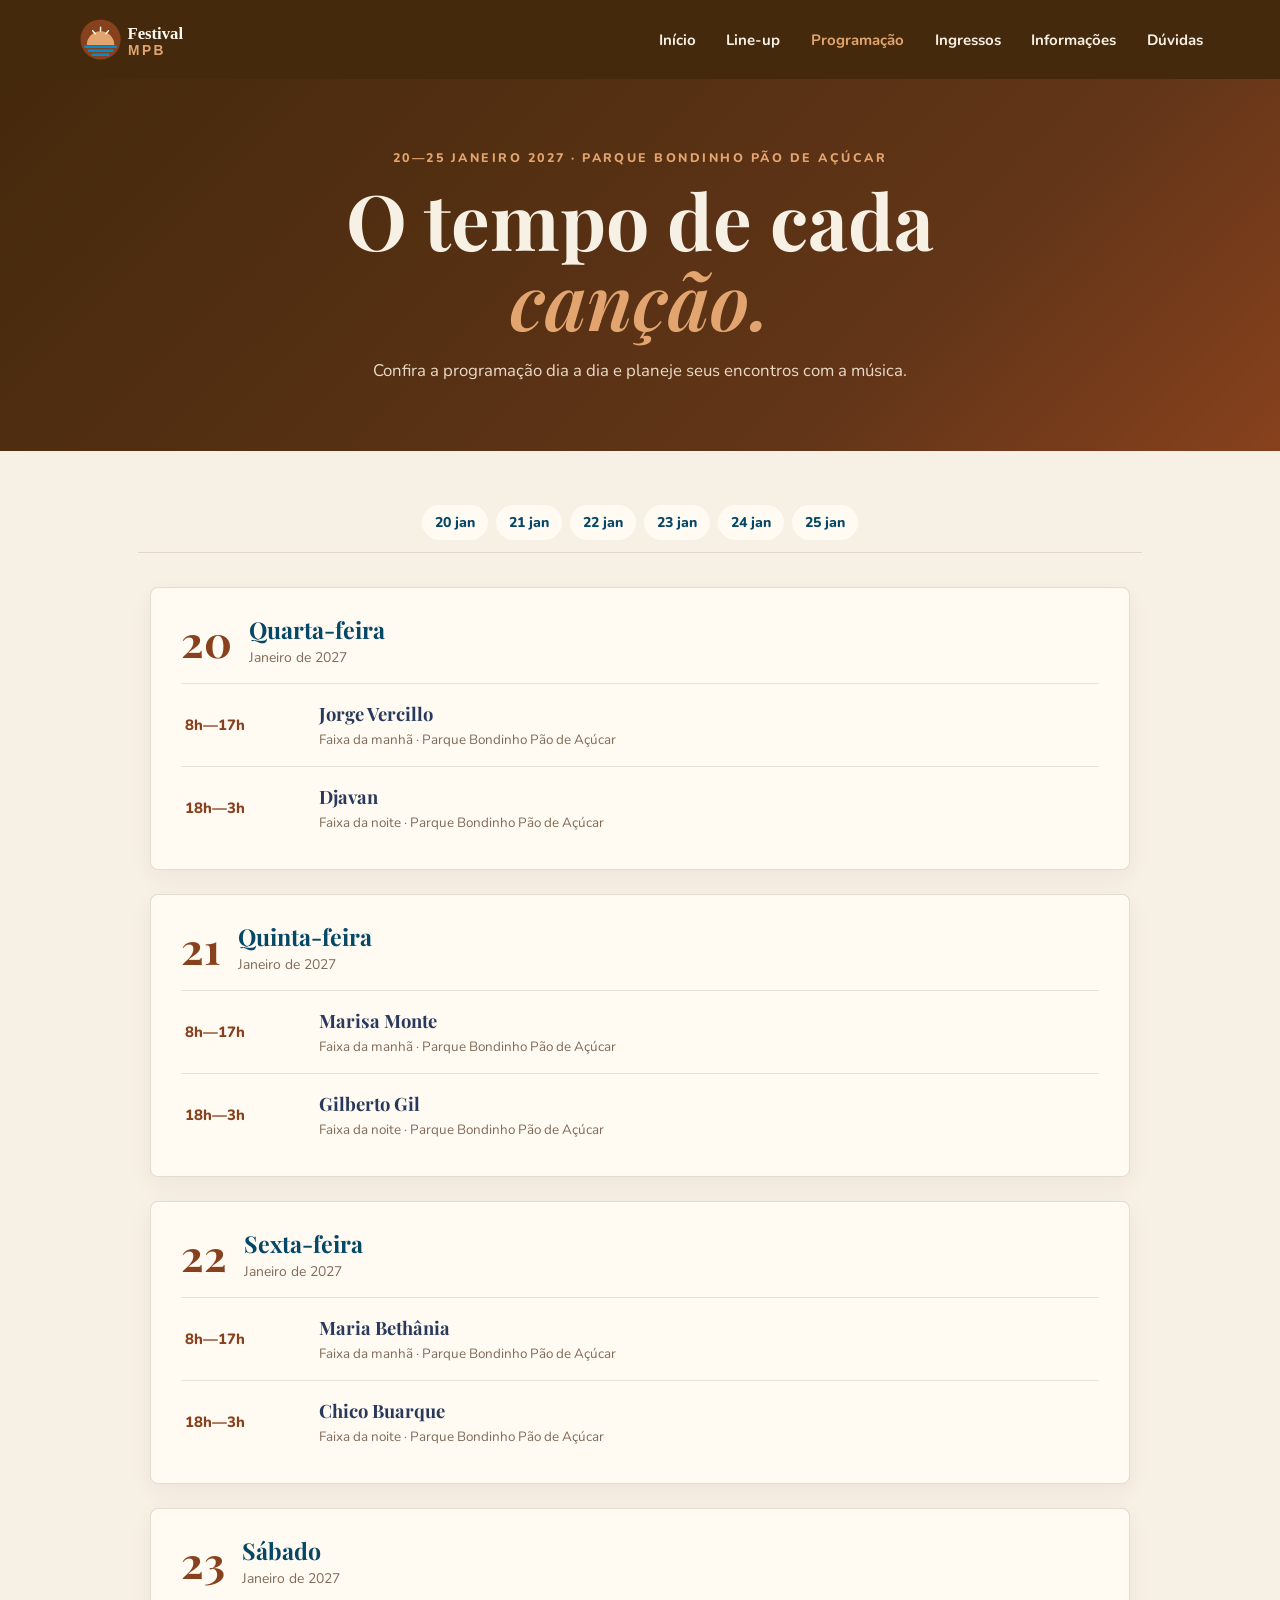
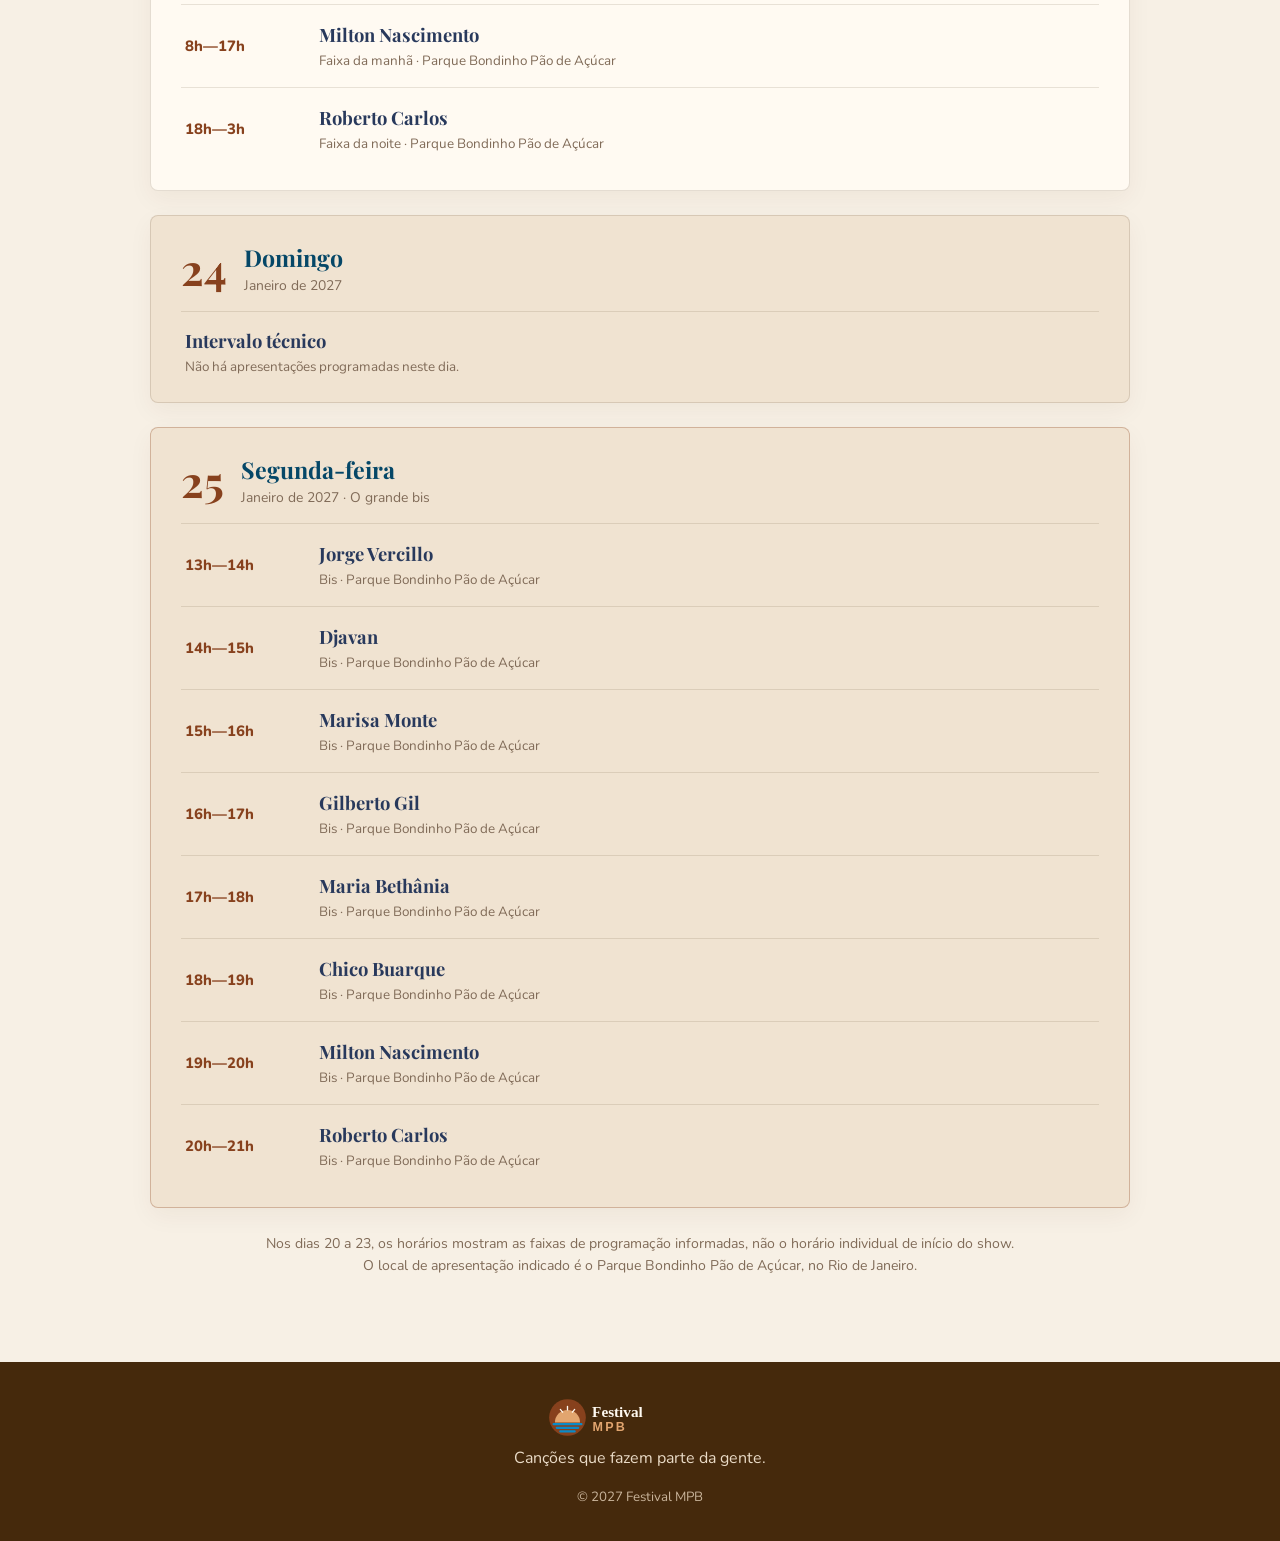
<file: programacao.html>
<!doctype html>
<html lang="pt-BR">
<head>
  <meta charset="utf-8">
  <meta name="viewport" content="width=device-width, initial-scale=1">
  <meta name="theme-color" content="#45290c">
  <meta name="description" content="Programação completa do Festival MPB, de 20 a 25 de janeiro de 2027.">
  <title>Programação | Festival MPB</title>
  <link rel="icon" type="image/svg+xml" href="img/favicon.svg">
  <link rel="preconnect" href="https://fonts.googleapis.com">
  <link rel="preconnect" href="https://fonts.gstatic.com" crossorigin>
  <link href="https://fonts.googleapis.com/css2?family=Nunito:wght@400;600;700;800&family=Playfair+Display:wght@600;700&display=swap" rel="stylesheet">
  <link rel="stylesheet" href="style.css">
</head>
<body>
  <header class="site-header">
    <a class="brand" href="index.html" aria-label="Festival MPB — início"><img src="img/festival-mpb-logo.svg" alt="Festival MPB"></a>
    <nav class="main-nav" aria-label="Navegação principal">
      <a href="index.html">Início</a><a href="lineup.html">Line-up</a><a href="programacao.html" aria-current="page">Programação</a><a href="ingressos.html">Ingressos</a><a href="informacoes.html">Informações</a><a href="faq.html">Dúvidas</a>
    </nav>
  </header>
  <main>
    <section class="program-hero"><p class="eyebrow">20—25 janeiro 2027 · Parque Bondinho Pão de Açúcar</p><h1>O tempo de cada<br><em>canção.</em></h1><p>Confira a programação dia a dia e planeje seus encontros com a música.</p></section>
    <section class="program-content">
      <nav class="program-jump" aria-label="Escolher dia"><a href="#dia-20">20 jan</a><a href="#dia-21">21 jan</a><a href="#dia-22">22 jan</a><a href="#dia-23">23 jan</a><a href="#dia-24">24 jan</a><a href="#dia-25">25 jan</a></nav>
      <article class="program-day" id="dia-20"><header><span>20</span><div><h2>Quarta-feira</h2><p>Janeiro de 2027</p></div></header><ol><li><time>8h—17h</time><div><h3>Jorge Vercillo</h3><p>Faixa da manhã · Parque Bondinho Pão de Açúcar</p></div></li><li><time>18h—3h</time><div><h3>Djavan</h3><p>Faixa da noite · Parque Bondinho Pão de Açúcar</p></div></li></ol></article>
      <article class="program-day" id="dia-21"><header><span>21</span><div><h2>Quinta-feira</h2><p>Janeiro de 2027</p></div></header><ol><li><time>8h—17h</time><div><h3>Marisa Monte</h3><p>Faixa da manhã · Parque Bondinho Pão de Açúcar</p></div></li><li><time>18h—3h</time><div><h3>Gilberto Gil</h3><p>Faixa da noite · Parque Bondinho Pão de Açúcar</p></div></li></ol></article>
      <article class="program-day" id="dia-22"><header><span>22</span><div><h2>Sexta-feira</h2><p>Janeiro de 2027</p></div></header><ol><li><time>8h—17h</time><div><h3>Maria Bethânia</h3><p>Faixa da manhã · Parque Bondinho Pão de Açúcar</p></div></li><li><time>18h—3h</time><div><h3>Chico Buarque</h3><p>Faixa da noite · Parque Bondinho Pão de Açúcar</p></div></li></ol></article>
      <article class="program-day" id="dia-23"><header><span>23</span><div><h2>Sábado</h2><p>Janeiro de 2027</p></div></header><ol><li><time>8h—17h</time><div><h3>Milton Nascimento</h3><p>Faixa da manhã · Parque Bondinho Pão de Açúcar</p></div></li><li><time>18h—3h</time><div><h3>Roberto Carlos</h3><p>Faixa da noite · Parque Bondinho Pão de Açúcar</p></div></li></ol></article>
      <article class="program-day program-rest" id="dia-24"><header><span>24</span><div><h2>Domingo</h2><p>Janeiro de 2027</p></div></header><div class="rest-note"><h3>Intervalo técnico</h3><p>Não há apresentações programadas neste dia.</p></div></article>
      <article class="program-day program-encore" id="dia-25"><header><span>25</span><div><h2>Segunda-feira</h2><p>Janeiro de 2027 · O grande bis</p></div></header><ol><li><time>13h—14h</time><div><h3>Jorge Vercillo</h3><p>Bis · Parque Bondinho Pão de Açúcar</p></div></li><li><time>14h—15h</time><div><h3>Djavan</h3><p>Bis · Parque Bondinho Pão de Açúcar</p></div></li><li><time>15h—16h</time><div><h3>Marisa Monte</h3><p>Bis · Parque Bondinho Pão de Açúcar</p></div></li><li><time>16h—17h</time><div><h3>Gilberto Gil</h3><p>Bis · Parque Bondinho Pão de Açúcar</p></div></li><li><time>17h—18h</time><div><h3>Maria Bethânia</h3><p>Bis · Parque Bondinho Pão de Açúcar</p></div></li><li><time>18h—19h</time><div><h3>Chico Buarque</h3><p>Bis · Parque Bondinho Pão de Açúcar</p></div></li><li><time>19h—20h</time><div><h3>Milton Nascimento</h3><p>Bis · Parque Bondinho Pão de Açúcar</p></div></li><li><time>20h—21h</time><div><h3>Roberto Carlos</h3><p>Bis · Parque Bondinho Pão de Açúcar</p></div></li></ol></article>
      <p class="program-note">Nos dias 20 a 23, os horários mostram as faixas de programação informadas, não o horário individual de início do show. O local de apresentação indicado é o Parque Bondinho Pão de Açúcar, no Rio de Janeiro.</p>
    </section>
  </main>
  <footer class="site-footer"><a class="brand" href="index.html"><img src="img/festival-mpb-logo.svg" alt="Festival MPB"></a><p>Canções que fazem parte da gente.</p><small>© 2027 Festival MPB</small></footer>
</body>
</html>
</file>
<file: style.css>
:root {
  --brown: #45290c;
  --rust: #87411d;
  --blue: #054767;
  --sky: #098bc9;
  --ink-blue: #28395c;
  --cream: #f7f0e5;
  --paper: #fffaf2;
  --serif: "Playfair Display", Georgia, serif;
  --sans: "Nunito", Arial, sans-serif;
}

* { box-sizing: border-box; }
html { scroll-behavior: smooth; }
body { margin: 0; color: var(--brown); background: var(--cream); font-family: var(--sans); }
a { color: inherit; }
.site-header { min-height: 76px; padding: 16px clamp(20px, 6vw, 88px); display: flex; align-items: center; justify-content: space-between; gap: 24px; background: var(--brown); color: var(--cream); }
.brand { font: 700 1.3rem var(--serif); text-decoration: none; white-space: nowrap; }
.brand span { color: #e2a56f; }
.brand img { display: block; width: 206px; height: auto; }
.main-nav { display: flex; align-items: center; flex-wrap: wrap; justify-content: flex-end; gap: clamp(14px, 2.4vw, 34px); }
.main-nav a { color: var(--cream); text-decoration: none; font-size: .94rem; font-weight: 700; }
.main-nav a:hover, .main-nav a[aria-current="page"] { color: #e2a56f; }
.lineup-hero { min-height: 380px; padding: 78px 24px 64px; text-align: center; color: var(--cream); background: linear-gradient(135deg, rgba(69,41,12,.97), rgba(69,41,12,.86)), radial-gradient(ellipse at 50% 100%, #87411d, transparent 66%); }
.eyebrow { margin: 0 0 14px; color: var(--sky); font-size: .78rem; font-weight: 800; letter-spacing: .2em; text-transform: uppercase; }
.lineup-hero .eyebrow { color: #e2a56f; }
.lineup-hero h1 { margin: 0; font: 600 clamp(2.5rem, 6vw, 4.4rem)/1.07 var(--serif); }
.lineup-hero h1 em { color: #e2a56f; font-weight: 600; }
.hero-copy { margin: 20px auto 22px; max-width: 520px; color: #eadbc7; font-size: 1.08rem; }
.text-link { display: inline-flex; gap: 10px; align-items: center; color: #fff; font-weight: 800; text-decoration-color: #e2a56f; text-underline-offset: 5px; }
.schedule-section { width: min(1080px, calc(100% - 40px)); margin: 0 auto; padding: 72px 0 88px; }
.section-heading { margin-bottom: 48px; text-align: center; }
.section-heading h2 { margin: 0; color: var(--blue); font: 700 clamp(2.1rem, 4vw, 3rem) var(--serif); }
.section-heading > p:last-child { margin: 12px 0 0; color: #705b49; }
.day-block { padding: 28px 0 40px; border-top: 1px solid rgba(69,41,12,.2); }
.day-heading { display: flex; align-items: center; gap: 18px; margin-bottom: 22px; }
.day-number { color: var(--rust); font: 700 3rem/.95 var(--serif); }
.day-heading h3 { margin: 0; color: var(--blue); font: 700 1.45rem var(--serif); }
.day-heading p { margin: 3px 0 0; color: #806b58; font-size: .9rem; }
.artist-grid { display: grid; grid-template-columns: repeat(2, minmax(0, 1fr)); gap: 22px; }
.artist-card { display: grid; grid-template-columns: minmax(130px, 39%) 1fr; min-height: 190px; overflow: hidden; background: var(--paper); border: 1px solid rgba(69,41,12,.12); border-radius: 8px; box-shadow: 0 8px 24px rgba(69,41,12,.07); }
.artist-card img { width: 100%; height: 100%; min-height: 190px; object-fit: cover; object-position: center 28%; background: #e3d3bf; }
.artist-info { display: flex; flex-direction: column; justify-content: center; padding: 20px; }
.artist-slot { margin: 0 0 7px; color: var(--sky); font-size: .75rem; font-weight: 800; letter-spacing: .09em; text-transform: uppercase; }
.artist-info h4 { margin: 0; color: var(--ink-blue); font: 700 clamp(1.2rem, 2vw, 1.55rem) var(--serif); }
.artist-stage { margin: 9px 0 0; color: #806b58; font-size: .88rem; }
.intermission { display: flex; align-items: center; justify-content: space-between; gap: 20px; }
.intermission .day-heading { margin: 0; }
.intermission-note { color: #806b58; }
.encore-block { padding: 30px; border: 1px solid rgba(135,65,29,.28); border-radius: 10px; background: #f0e3d1; }
.encore-intro { margin: 0 0 18px; color: #705b49; }
.encore-list { display: grid; grid-template-columns: repeat(2, minmax(0, 1fr)); margin: 0; padding: 0; list-style: none; border-top: 1px solid rgba(69,41,12,.16); }
.encore-list li { display: flex; gap: 18px; padding: 12px 8px; border-bottom: 1px solid rgba(69,41,12,.16); }
.encore-list time { min-width: 42px; color: var(--rust); font-weight: 800; }
.encore-list span { color: var(--ink-blue); font-weight: 700; }
.encore-stage { margin-top: 18px; }
.schedule-note { margin: 22px 0 0; color: #806b58; font-size: .85rem; text-align: center; }
.site-footer { padding: 34px 24px; color: var(--cream); background: var(--brown); text-align: center; }
.site-footer p { margin: 8px 0 16px; color: #eadbc7; }
.site-footer small { color: #c9b49b; }
.site-footer .brand img { width: 188px; margin: 0 auto; }

@media (max-width: 700px) {
  .site-header { align-items: flex-start; flex-direction: column; }
  .main-nav { justify-content: flex-start; gap: 10px 20px; }
  .lineup-hero { min-height: 340px; padding-top: 65px; }
  .artist-grid { grid-template-columns: 1fr; gap: 14px; }
  .artist-card { grid-template-columns: 38% 1fr; min-height: 165px; }
  .artist-card img { min-height: 165px; }
  .artist-info { padding: 15px; }
  .intermission { align-items: flex-start; flex-direction: column; }
  .encore-block { padding: 22px 17px; }
  .encore-list { grid-template-columns: 1fr; }
}

/* Página inicial */
.home-hero { position: relative; display: flex; align-items: center; min-height: min(690px, calc(100vh - 76px)); padding: 80px clamp(24px, 10vw, 150px); overflow: hidden; color: var(--cream); background: linear-gradient(90deg, rgba(40,24,9,.96) 0%, rgba(55,32,13,.83) 48%, rgba(55,32,13,.2) 100%), linear-gradient(0deg, rgba(40,24,9,.36), rgba(40,24,9,.12)), url("img/djavan.webp") center 36%/cover no-repeat; }
.home-hero-content { position: relative; z-index: 1; max-width: 650px; }
.home-hero .eyebrow { color: #e2a56f; }
.home-hero h1 { margin: 0; font: 700 clamp(3.2rem, 8vw, 6.4rem)/.99 var(--serif); letter-spacing: -.035em; }
.home-hero h1 em, .home-intro h2 em { color: #e2a56f; font-weight: 600; }
.home-lead { max-width: 520px; margin: 23px 0 28px; color: #f0e4d3; font-size: clamp(1rem, 1.6vw, 1.2rem); line-height: 1.65; }
.home-actions { display: flex; flex-wrap: wrap; gap: 12px; }
.button { display: inline-flex; min-height: 48px; align-items: center; justify-content: center; gap: 10px; padding: 12px 20px; border: 1px solid transparent; border-radius: 4px; font-size: .93rem; font-weight: 800; text-decoration: none; transition: transform .2s ease, background .2s ease; }
.button:hover { transform: translateY(-2px); }
.button-primary { color: #fffaf2; background: var(--rust); }
.button-primary:hover { background: #a45329; }
.button-outline { color: var(--cream); border-color: rgba(255,250,242,.65); background: rgba(69,41,12,.2); }
.button-outline:hover { background: rgba(255,250,242,.12); }
.home-meta { display: flex; align-items: center; gap: 20px; margin-top: 42px; color: #e8d9c6; font-size: .88rem; line-height: 1.35; }
.home-meta strong { display: block; color: #fffaf2; font: 700 1.35rem var(--serif); }
.home-meta i { width: 1px; height: 38px; background: #e2a56f; }
.hero-note { position: absolute; right: 5vw; bottom: 34px; display: flex; gap: 12px; color: #f0e4d3; font: italic 1.15rem var(--serif); }
.hero-note b { color: #e2a56f; }
.home-intro { max-width: 800px; margin: 0 auto; padding: 96px 24px 90px; text-align: center; }
.home-intro h2, .home-venue h2, .home-cta h2 { margin: 0; color: var(--blue); font: 700 clamp(2.3rem, 5vw, 4rem)/1.1 var(--serif); }
.home-intro h2 em { color: var(--rust); }
.home-intro > p:last-child { max-width: 640px; margin: 20px auto 0; color: #705b49; font-size: 1.05rem; line-height: 1.8; }
.featured-section { padding: 75px clamp(20px, 7vw, 100px) 90px; background: var(--paper); }
.featured-heading { display: flex; align-items: end; justify-content: space-between; gap: 24px; max-width: 1200px; margin: 0 auto 32px; }
.featured-heading h2 { margin: 0; color: var(--blue); font: 700 clamp(2rem, 4vw, 3.2rem)/1.12 var(--serif); }
.featured-heading > .text-link { flex: 0 0 auto; margin-bottom: 8px; color: var(--rust); }
.featured-grid { display: grid; grid-template-columns: repeat(3, minmax(0, 1fr)); gap: 20px; max-width: 1200px; margin: 0 auto; }
.featured-card { position: relative; min-height: 400px; overflow: hidden; border-radius: 7px; background: var(--brown); }
.featured-card::after { position: absolute; inset: 35% 0 0; background: linear-gradient(0deg, rgba(35,20,8,.92), transparent); content: ""; }
.featured-card img { width: 100%; height: 100%; min-height: 400px; object-fit: cover; transition: transform .5s ease; }
.featured-card:hover img { transform: scale(1.04); }
.featured-overlay { position: absolute; z-index: 1; right: 22px; bottom: 24px; left: 22px; color: #fffaf2; }
.featured-overlay p { margin: 0 0 5px; color: #e2a56f; font-size: .8rem; font-weight: 800; letter-spacing: .1em; text-transform: uppercase; }
.featured-overlay h3 { margin: 0; font: 700 2rem var(--serif); }
.home-venue { display: grid; grid-template-columns: 1fr 1fr; align-items: center; gap: 60px; padding: 90px clamp(24px, 12vw, 170px); background: #eee1d0; }
.venue-copy { max-width: 500px; }
.venue-copy > p:not(.eyebrow) { max-width: 490px; color: #705b49; line-height: 1.75; }
.venue-copy .text-link { margin-top: 8px; color: var(--rust); }
.venue-mark { display: flex; min-height: 320px; flex-direction: column; align-items: center; justify-content: center; padding: 36px; border: 1px solid rgba(135,65,29,.32); border-radius: 50% 50% 47% 53% / 52% 48% 52% 48%; color: var(--cream); text-align: center; background: radial-gradient(circle at 50% 42%, #27617a 0 18%, #17445b 19% 36%, #45290c 37% 100%); box-shadow: 0 18px 48px rgba(69,41,12,.16); }
.venue-mark span { color: #e8c39d; font-size: .84rem; font-weight: 800; letter-spacing: .16em; text-transform: uppercase; }
.venue-mark strong { margin: 8px 0; font: 700 clamp(2rem, 4vw, 3.25rem)/1 var(--serif); }
.venue-mark small { color: #e8d9c6; }
.home-cta { padding: 86px 24px 96px; text-align: center; background: var(--cream); }
.home-cta h2 { margin-bottom: 26px; }

@media (max-width: 700px) {
  .home-hero { min-height: 620px; padding: 65px 24px 90px; background-position: 58% center; }
  .home-hero h1 { font-size: clamp(3.3rem, 14vw, 5rem); }
  .hero-note { right: 22px; font-size: .95rem; }
  .home-meta { margin-top: 32px; }
  .home-intro { padding: 70px 24px; }
  .featured-section { padding: 65px 20px; }
  .featured-heading { align-items: flex-start; flex-direction: column; }
  .featured-grid { grid-template-columns: 1fr; gap: 14px; }
  .featured-card, .featured-card img { min-height: 360px; }
  .home-venue { grid-template-columns: 1fr; gap: 36px; padding: 68px 24px; }
  .venue-mark { min-height: 280px; }
}

/* Ingressos */
.tickets-hero { padding: 72px 24px 68px; color: var(--cream); text-align: center; background: linear-gradient(135deg, #45290c, #623518 70%, #87411d); }
.tickets-hero .eyebrow { color: #e2a56f; }
.tickets-hero h1 { margin: 0; font: 700 clamp(2.8rem, 6vw, 4.8rem)/1.04 var(--serif); }
.tickets-hero h1 em { color: #e2a56f; font-weight: 600; }
.tickets-hero > p:not(.eyebrow) { max-width: 570px; margin: 18px auto 22px; color: #eadbc7; font-size: 1.05rem; line-height: 1.65; }
.tickets-hero .text-link { color: #fffaf2; }
.ticket-section { width: min(1160px, calc(100% - 40px)); margin: 0 auto; padding: 76px 0 82px; }
.ticket-section .section-heading { margin-bottom: 38px; }
.ticket-section .section-heading > p:last-child { max-width: 590px; margin-right: auto; margin-left: auto; line-height: 1.6; }
.ticket-grid { display: grid; grid-template-columns: repeat(3, minmax(0, 1fr)); align-items: stretch; gap: 20px; }
.ticket-card { position: relative; overflow: hidden; border: 1px solid rgba(69,41,12,.16); border-radius: 8px; background: var(--paper); box-shadow: 0 12px 32px rgba(69,41,12,.08); }
.ticket-card-top { min-height: 185px; padding: 28px 26px 22px; color: var(--cream); background: var(--brown); }
.ticket-kicker { margin: 0 0 10px; color: #e2a56f; font-size: .75rem; font-weight: 800; letter-spacing: .13em; text-transform: uppercase; }
.ticket-card h3 { margin: 0; font: 700 clamp(1.7rem, 3vw, 2.25rem) var(--serif); }
.ticket-price { display: flex; align-items: baseline; gap: 8px; margin: 18px 0 0; color: #eadbc7; font-size: .86rem; }
.ticket-price strong { color: #fffaf2; font-size: 1.1rem; }
.ticket-card-body { display: flex; min-height: 290px; flex-direction: column; padding: 24px 26px 25px; }
.ticket-description { min-height: 52px; margin: 0; color: #705b49; line-height: 1.55; }
.ticket-card ul { display: grid; gap: 13px; margin: 22px 0 26px; padding: 0; list-style: none; }
.ticket-card li { position: relative; padding-left: 24px; color: var(--ink-blue); font-size: .93rem; line-height: 1.4; }
.ticket-card li::before { position: absolute; top: 0; left: 0; color: var(--sky); font-weight: 800; content: "✓"; }
.ticket-link { display: inline-flex; align-items: center; gap: 9px; margin-top: auto; color: var(--rust); font-size: .88rem; font-weight: 800; text-decoration-color: rgba(135,65,29,.45); text-underline-offset: 4px; }
.ticket-card-featured { border: 2px solid var(--rust); transform: translateY(-8px); }
.ticket-card-featured .ticket-card-top { background: var(--blue); }
.ticket-card-featured .ticket-kicker { color: #8fd5f1; }
.ticket-ribbon { position: absolute; top: 14px; right: -35px; width: 130px; padding: 5px 0; transform: rotate(39deg); color: #fff; background: var(--rust); font-size: .7rem; font-weight: 800; text-align: center; }
.ticket-card-vip .ticket-card-top { background: #28395c; }
.ticket-card-vip .ticket-kicker { color: #e2a56f; }
.ticket-note { margin: 30px 0 0; color: #806b58; font-size: .9rem; text-align: center; }
.ticket-bottom { padding: 65px 24px 72px; text-align: center; background: #eee1d0; }
.ticket-bottom h2 { margin: 0; color: var(--blue); font: 700 clamp(2rem, 4vw, 3rem) var(--serif); }
.ticket-bottom > p:not(.eyebrow) { margin: 13px 0 24px; color: #705b49; }

@media (max-width: 850px) {
  .ticket-grid { grid-template-columns: 1fr; max-width: 540px; margin: 0 auto; gap: 18px; }
  .ticket-card-featured { transform: none; }
  .ticket-card-body { min-height: auto; }
  .ticket-card-top { min-height: 165px; }
  .ticket-description { min-height: auto; }
}

/* Informações */
.info-hero { padding: 72px 24px 68px; color: var(--cream); text-align: center; background: linear-gradient(135deg, #45290c, #623518 70%, #87411d); }
.info-hero .eyebrow { color: #e2a56f; }
.info-hero h1 { margin: 0; font: 700 clamp(2.8rem, 6vw, 4.8rem)/1.04 var(--serif); }
.info-hero h1 em { color: #e2a56f; font-weight: 600; }
.info-hero > p:not(.eyebrow) { margin: 18px auto 0; color: #eadbc7; font-size: 1.05rem; }
.info-location { display: grid; grid-template-columns: minmax(260px, .78fr) minmax(0, 1.22fr); align-items: stretch; gap: 48px; width: min(1160px, calc(100% - 40px)); margin: 0 auto; padding: 78px 0; }
.info-location-copy { display: flex; flex-direction: column; align-items: flex-start; justify-content: center; }
.info-location-copy h2 { margin: 0 0 20px; color: var(--blue); font: 700 clamp(2rem, 4vw, 3rem)/1.1 var(--serif); }
.info-location-copy address { margin-bottom: 24px; color: #705b49; font-style: normal; line-height: 1.8; }
.map-frame { min-height: 360px; overflow: hidden; border: 1px solid rgba(69,41,12,.15); border-radius: 8px; background: #e8d9c6; box-shadow: 0 12px 32px rgba(69,41,12,.1); }
.map-frame iframe { display: block; width: 100%; height: 100%; min-height: 360px; border: 0; }
.arrival-section { padding: 74px max(20px, calc((100% - 1160px) / 2)) 70px; background: var(--paper); }
.arrival-section .section-heading { margin-bottom: 34px; }
.arrival-section .section-heading > p:last-child { max-width: 600px; margin-right: auto; margin-left: auto; }
.arrival-grid { display: grid; grid-template-columns: repeat(3, minmax(0, 1fr)); gap: 18px; }
.arrival-card { padding: 25px 24px 28px; border: 1px solid rgba(69,41,12,.13); border-radius: 7px; background: var(--cream); }
.arrival-icon { display: grid; width: 38px; height: 38px; place-items: center; border-radius: 50%; color: #fff; background: var(--rust); font-weight: 800; }
.arrival-card h3 { margin: 17px 0 8px; color: var(--blue); font: 700 1.35rem var(--serif); }
.arrival-card p { margin: 0; color: #705b49; font-size: .94rem; line-height: 1.65; }
.official-link { margin: 26px 0 0; color: #806b58; font-size: .88rem; text-align: center; }
.official-link a { color: var(--rust); font-weight: 800; text-underline-offset: 3px; }
.rules-section { width: min(1060px, calc(100% - 40px)); margin: 0 auto; padding: 76px 0 88px; }
.rules-section .section-heading { margin-bottom: 34px; }
.rules-grid { display: grid; grid-template-columns: repeat(2, minmax(0, 1fr)); gap: 20px; }
.rules-card { padding: 27px 28px; border-radius: 8px; }
.rules-allowed { background: #e8eee3; }
.rules-not-allowed { background: #f2e4da; }
.rules-card h3 { display: flex; align-items: center; gap: 11px; margin: 0 0 18px; color: var(--blue); font: 700 1.4rem var(--serif); }
.rules-card h3 span { display: grid; width: 28px; height: 28px; place-items: center; border-radius: 50%; color: #fff; background: #39714a; font: 800 1rem var(--sans); }
.rules-not-allowed h3 span { background: #a64c32; }
.rules-card ul { display: grid; gap: 12px; margin: 0; padding-left: 20px; color: #594737; line-height: 1.55; }
.rules-note { max-width: 810px; margin: 24px auto 0; color: #806b58; font-size: .88rem; line-height: 1.6; text-align: center; }

@media (max-width: 800px) {
  .info-location { grid-template-columns: 1fr; gap: 28px; padding: 60px 0; }
  .arrival-grid { grid-template-columns: 1fr; max-width: 580px; margin: 0 auto; }
  .rules-grid { grid-template-columns: 1fr; }
}

/* Dúvidas e contato */
.faq-hero { padding: 70px 24px 66px; color: var(--cream); text-align: center; background: linear-gradient(135deg, #45290c, #623518 70%, #87411d); }
.faq-hero .eyebrow { color: #e2a56f; }
.faq-hero h1 { margin: 0; font: 700 clamp(2.8rem, 6vw, 4.8rem)/1.04 var(--serif); }
.faq-hero h1 em { color: #e2a56f; font-weight: 600; }
.faq-hero > p:not(.eyebrow) { max-width: 540px; margin: 18px auto 0; color: #eadbc7; font-size: 1.05rem; line-height: 1.6; }
.faq-content { display: grid; grid-template-columns: minmax(0, 1.2fr) minmax(300px, .8fr); align-items: start; gap: clamp(32px, 6vw, 78px); width: min(1160px, calc(100% - 40px)); margin: 0 auto; padding: 76px 0 90px; }
.faq-list > h2, .contact-panel h2 { margin: 0 0 26px; color: var(--blue); font: 700 clamp(2rem, 3.5vw, 2.8rem)/1.12 var(--serif); }
.faq-item { border-bottom: 1px solid rgba(69,41,12,.2); }
.faq-item:first-of-type { border-top: 1px solid rgba(69,41,12,.2); }
.faq-item summary { position: relative; padding: 19px 34px 19px 2px; color: var(--ink-blue); cursor: pointer; font-weight: 800; line-height: 1.45; list-style: none; }
.faq-item summary::-webkit-details-marker { display: none; }
.faq-item summary::after { position: absolute; top: 50%; right: 4px; color: var(--rust); content: "+"; font-size: 1.5rem; transform: translateY(-50%); }
.faq-item[open] summary::after { content: "−"; }
.faq-item p { margin: -2px 30px 20px 2px; color: #705b49; font-size: .94rem; line-height: 1.7; }
.faq-item a { color: var(--rust); font-weight: 800; text-underline-offset: 3px; }
.contact-panel { padding: 30px; border: 1px solid rgba(69,41,12,.13); border-radius: 8px; background: var(--paper); box-shadow: 0 12px 32px rgba(69,41,12,.08); }
.contact-panel h2 { margin-bottom: 12px; }
.contact-intro { margin: 0 0 22px; color: #705b49; line-height: 1.6; }
.contact-form { display: grid; gap: 9px; }
.contact-form label { margin-top: 7px; color: var(--ink-blue); font-size: .88rem; font-weight: 800; }
.contact-form input, .contact-form select, .contact-form textarea { width: 100%; min-height: 45px; padding: 11px 12px; border: 1px solid #d5c5b0; border-radius: 4px; outline: none; color: var(--brown); background: #fffdf9; font: 400 .95rem var(--sans); }
.contact-form textarea { min-height: 120px; resize: vertical; }
.contact-form input:focus, .contact-form select:focus, .contact-form textarea:focus { border-color: var(--sky); box-shadow: 0 0 0 3px rgba(9,139,201,.12); }
.contact-form .button { margin-top: 10px; border: 0; cursor: default; font-family: var(--sans); }
.form-note { margin: 13px 0 0; color: #806b58; font-size: .78rem; line-height: 1.5; }

@media (max-width: 800px) {
  .faq-content { grid-template-columns: 1fr; }
  .contact-panel { max-width: 600px; }
}

/* Programação completa */
.program-hero { padding: 70px 24px 66px; color: var(--cream); text-align: center; background: linear-gradient(135deg, #45290c, #623518 70%, #87411d); }
.program-hero .eyebrow { color: #e2a56f; }
.program-hero h1 { margin: 0; font: 700 clamp(2.8rem, 6vw, 4.8rem)/1.04 var(--serif); }
.program-hero h1 em { color: #e2a56f; font-weight: 600; }
.program-hero > p:not(.eyebrow) { max-width: 550px; margin: 18px auto 0; color: #eadbc7; font-size: 1.05rem; line-height: 1.6; }
.program-content { width: min(980px, calc(100% - 40px)); margin: 0 auto; padding: 42px 0 84px; }
.program-jump { position: sticky; z-index: 5; top: 0; display: flex; flex-wrap: wrap; justify-content: center; gap: 8px; margin: 0 -12px 34px; padding: 12px; border-bottom: 1px solid rgba(69,41,12,.12); background: rgba(247,240,229,.96); backdrop-filter: blur(10px); }
.program-jump a { padding: 8px 13px; border-radius: 30px; color: var(--blue); background: #fffaf2; font-size: .88rem; font-weight: 800; text-decoration: none; }
.program-jump a:hover, .program-jump a:focus-visible { color: white; background: var(--rust); }
.program-day { margin: 0 0 24px; padding: 26px 30px 20px; border: 1px solid rgba(69,41,12,.14); border-radius: 8px; background: var(--paper); box-shadow: 0 8px 24px rgba(69,41,12,.05); scroll-margin-top: 76px; }
.program-day > header { display: flex; align-items: center; gap: 17px; margin-bottom: 16px; }
.program-day > header > span { color: var(--rust); font: 700 2.7rem/.95 var(--serif); }
.program-day header h2 { margin: 0; color: var(--blue); font: 700 1.45rem var(--serif); }
.program-day header p { margin: 3px 0 0; color: #806b58; font-size: .87rem; }
.program-day ol { margin: 0; padding: 0; list-style: none; }
.program-day li { display: grid; grid-template-columns: 120px 1fr; gap: 14px; align-items: center; padding: 17px 4px; border-top: 1px solid rgba(69,41,12,.12); }
.program-day li time { color: var(--rust); font-size: .93rem; font-weight: 800; }
.program-day li h3, .rest-note h3 { margin: 0; color: var(--ink-blue); font: 700 1.15rem var(--serif); }
.program-day li p, .rest-note p { margin: 4px 0 0; color: #806b58; font-size: .84rem; }
.program-rest { background: #f0e3d1; }
.rest-note { padding: 16px 4px 6px; border-top: 1px solid rgba(69,41,12,.12); }
.program-encore { border-color: rgba(135,65,29,.3); background: #f0e3d1; }
.program-note { max-width: 760px; margin: 25px auto 0; color: #806b58; font-size: .88rem; line-height: 1.6; text-align: center; }

@media (max-width: 700px) {
  .brand img { width: 188px; }
  .site-header { gap: 15px; }
  .main-nav { width: 100%; }
  .main-nav a { font-size: .89rem; }
  .program-content { width: min(100% - 28px, 980px); padding-top: 24px; }
  .program-jump { justify-content: flex-start; flex-wrap: nowrap; overflow-x: auto; margin-right: -14px; margin-left: -14px; }
  .program-jump a { flex: 0 0 auto; }
  .program-day { padding: 21px 18px 16px; }
  .program-day li { grid-template-columns: 1fr; gap: 6px; }
  .program-day li time { font-size: .85rem; }
}
</file>
